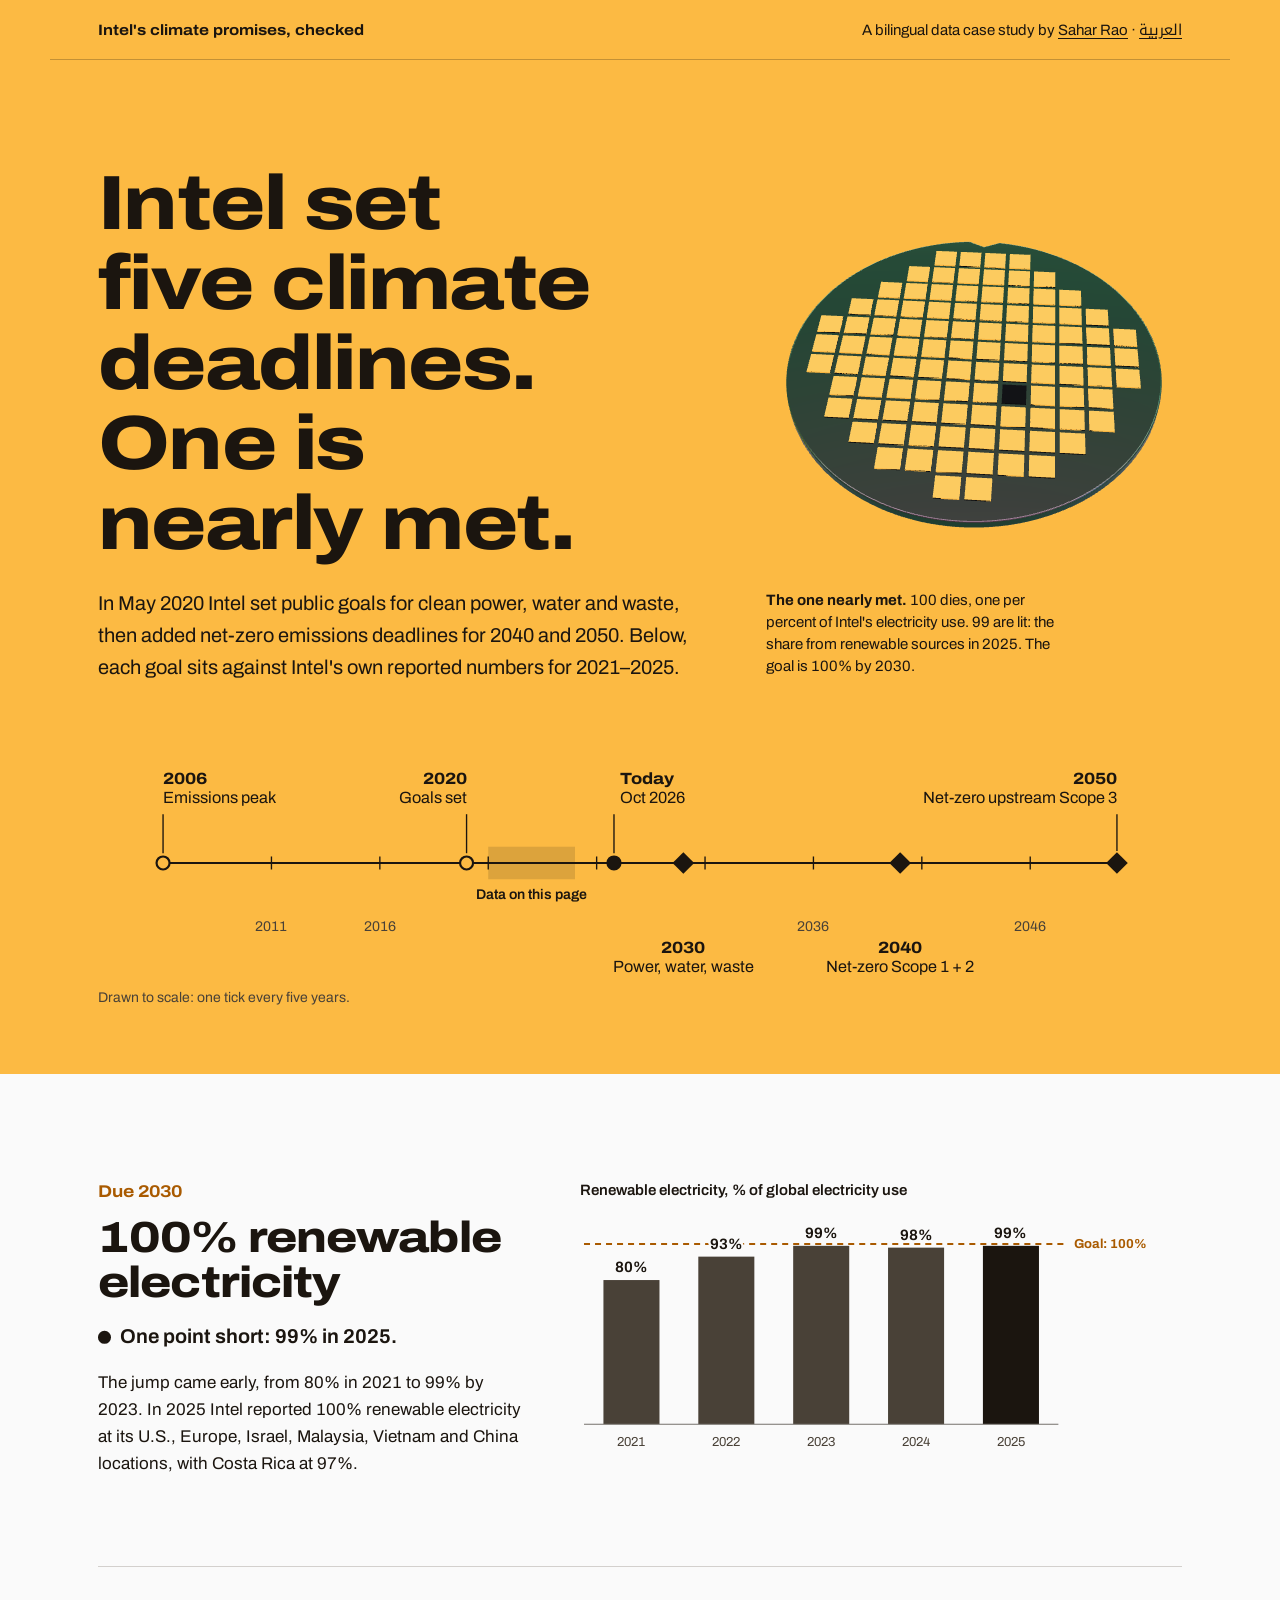
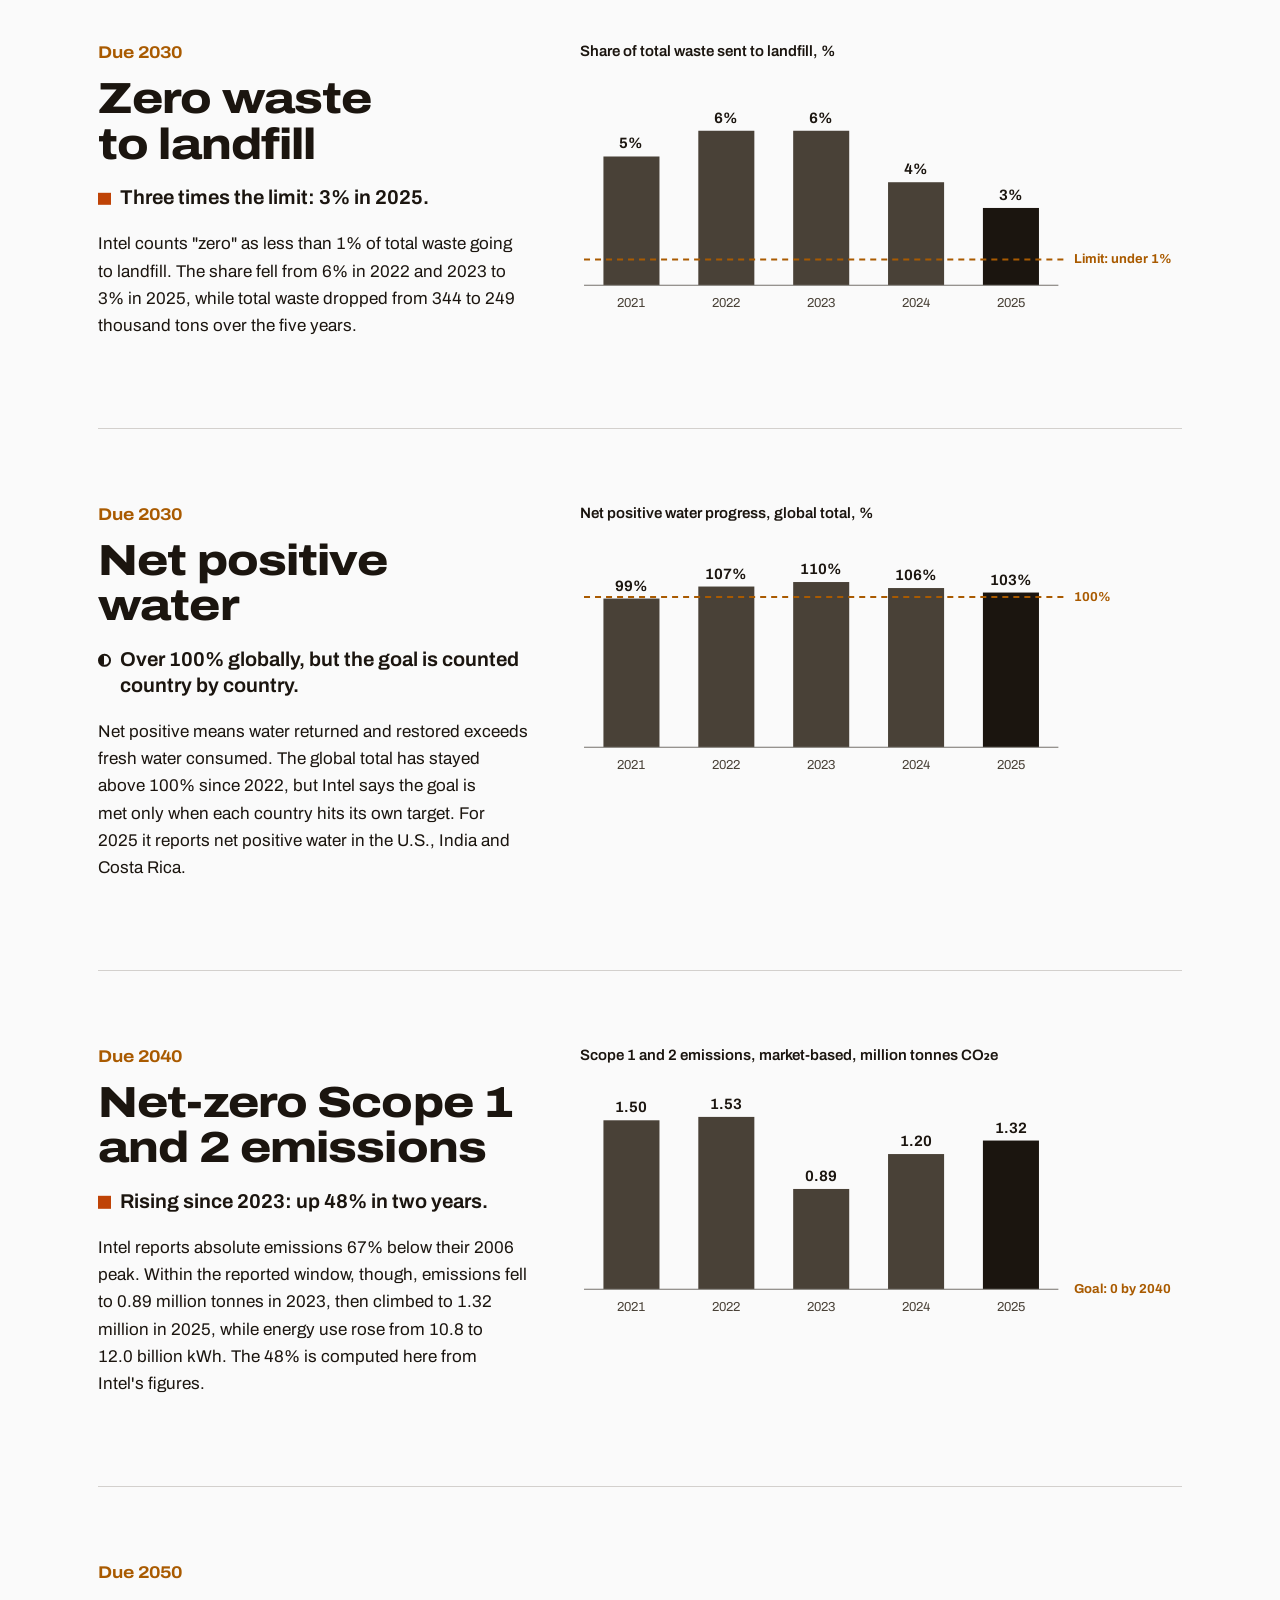
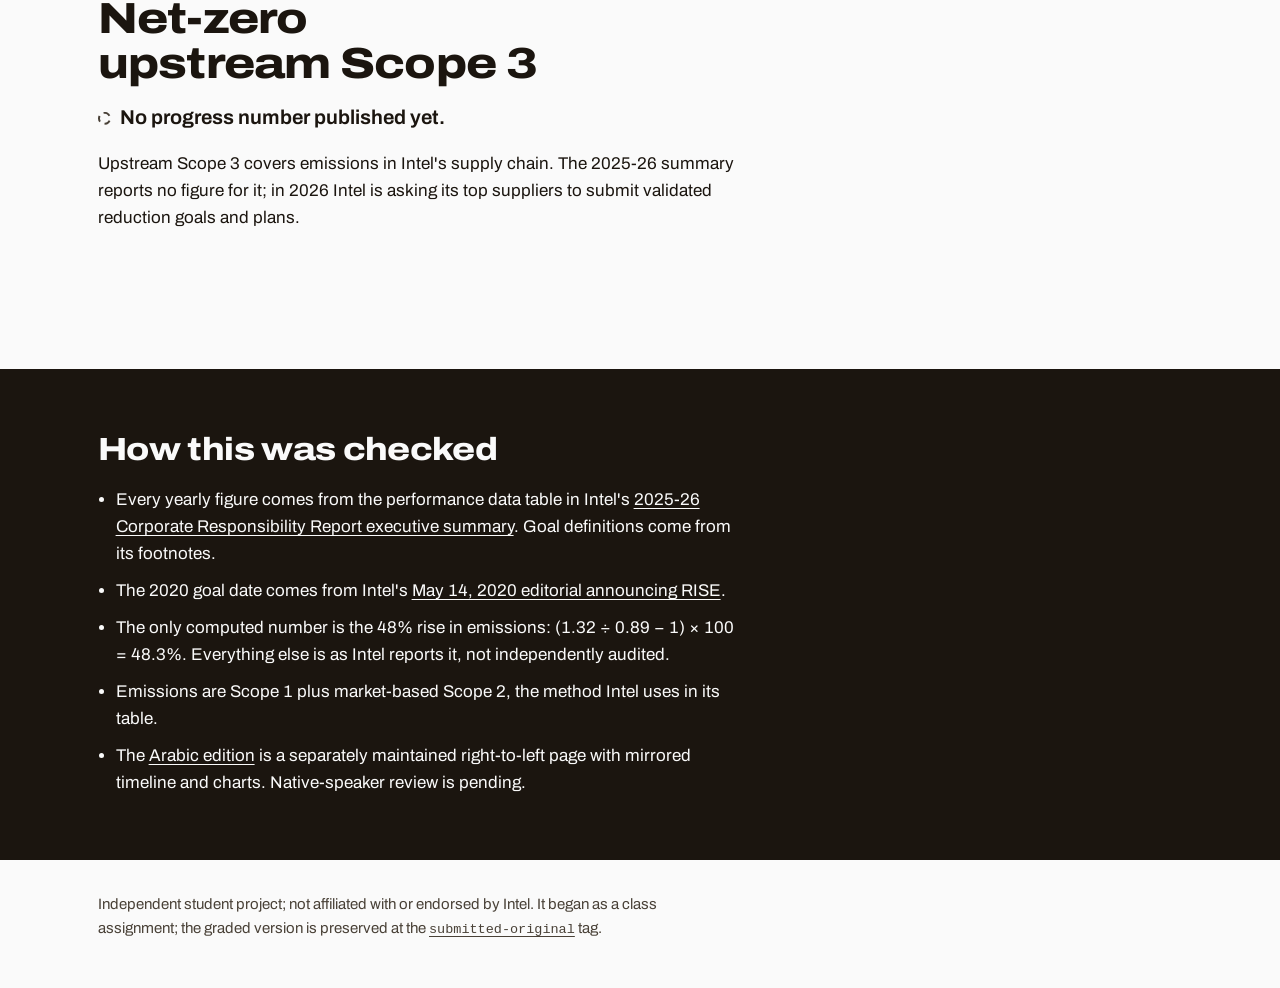
<file: index.html>
<!DOCTYPE html>
<html lang="en">
  <head>
    <meta charset="UTF-8" />
    <meta name="viewport" content="width=device-width, initial-scale=1.0" />
    <meta http-equiv="Content-Security-Policy" content="default-src 'self'; base-uri 'self'; form-action 'self'; object-src 'none'; script-src 'self'; style-src 'self'; img-src 'self' data:; font-src 'self'; connect-src 'self'; frame-src 'none'; upgrade-insecure-requests" />
    <title>Intel's Climate Promises, Checked</title>
    <meta
      name="description"
      content="Intel's public sustainability goals set against its own reported data, 2021–2025: one honest status per goal, every number sourced."
    />
    <meta name="theme-color" content="#f2b33d" />
    <link rel="preload" href="assets/fonts/archivo-latin.woff2" as="font" type="font/woff2" crossorigin />
    <link rel="alternate" hreflang="en" href="https://srao189.github.io/03-prj-intel-localization/" />
    <link rel="alternate" hreflang="ar" href="https://srao189.github.io/03-prj-intel-localization/ar/" />
    <link rel="stylesheet" href="styles.css" />
  </head>
  <body>
    <a class="skip-link" href="#goals">Skip to the goals</a>

    <header class="masthead">
      <div class="masthead-inner">
        <p class="masthead-title">Intel's climate promises, checked</p>
        <p class="masthead-byline">A bilingual data case study by <a href="https://github.com/SRao189">Sahar Rao</a> · <a href="ar/" lang="ar" hreflang="ar">العربية</a></p>
      </div>
    </header>

    <section class="hero" aria-labelledby="hero-heading">
      <div class="hero-inner">
        <div class="hero-top">
          <div class="hero-copy">
            <h1 id="hero-heading">Intel set five climate deadlines. One is nearly met.</h1>
            <p class="hero-lead">
              In May 2020 Intel set public goals for clean power, water and waste, then added net-zero
              emissions deadlines for 2040 and 2050. Below, each goal sits against Intel's own reported
              numbers for 2021–2025.
            </p>
          </div>
          <figure class="wafer" aria-labelledby="wafer-caption">
            <div class="wafer-stage"><canvas class="wafer-canvas" aria-hidden="true"></canvas></div>
            <figcaption id="wafer-caption">
              <strong>The one nearly met.</strong> 100 dies, one per percent of Intel's electricity use.
              99 are lit: the share from renewable sources in 2025. The goal is 100% by 2030.
            </figcaption>
          </figure>
        </div>

        <figure class="ruler" aria-labelledby="ruler-caption">
          <div class="ruler-scroll" tabindex="0" role="region" aria-label="Timeline, scrolls sideways on small screens">
            <svg class="ruler-svg" viewBox="0 0 1000 214" role="img" aria-labelledby="ruler-title ruler-desc">
              <title id="ruler-title">Intel sustainability deadlines on a to-scale timeline, 2006 to 2050</title>
              <desc id="ruler-desc">Emissions peaked in 2006. Goals were set in 2020. Reported data covers 2021 to 2025. Water, waste and renewable electricity goals fall due in 2030, net-zero Scope 1 and 2 emissions in 2040, and net-zero upstream Scope 3 emissions in 2050.</desc>
              <rect class="ruler-band" x="360" y="92" width="80" height="30" />
              <text class="ruler-band-label" x="400" y="140" text-anchor="middle">Data on this page</text>
              <line class="ruler-axis" x1="60" y1="107" x2="940" y2="107" />
              <g class="ruler-ticks">
                <line x1="60" y1="101" x2="60" y2="113" />
                <line x1="160" y1="101" x2="160" y2="113" />
                <line x1="260" y1="101" x2="260" y2="113" />
                <line x1="360" y1="101" x2="360" y2="113" />
                <line x1="460" y1="101" x2="460" y2="113" />
                <line x1="560" y1="101" x2="560" y2="113" />
                <line x1="660" y1="101" x2="660" y2="113" />
                <line x1="760" y1="101" x2="760" y2="113" />
                <line x1="860" y1="101" x2="860" y2="113" />
              </g>
              <g class="ruler-years">
                <text x="160" y="170" text-anchor="middle">2011</text>
                <text x="260" y="170" text-anchor="middle">2016</text>
                <text x="660" y="170" text-anchor="middle">2036</text>
                <text x="860" y="170" text-anchor="middle">2046</text>
              </g>

              <g class="ruler-event">
                <line x1="60" y1="62" x2="60" y2="98" />
                <circle cx="60" cy="107" r="6" />
                <text x="60" y="34" class="ruler-year">2006</text>
                <text x="60" y="52">Emissions peak</text>
              </g>
              <g class="ruler-event">
                <line x1="340" y1="62" x2="340" y2="98" />
                <circle cx="340" cy="107" r="6" />
                <text x="340" y="34" class="ruler-year" text-anchor="end">2020</text>
                <text x="340" y="52" text-anchor="end">Goals set</text>
              </g>
              <g class="ruler-event ruler-today">
                <line x1="476" y1="62" x2="476" y2="98" />
                <circle cx="476" cy="107" r="6" />
                <text x="482" y="34" class="ruler-year">Today</text>
                <text x="482" y="52">Oct 2026</text>
              </g>
              <g class="ruler-event ruler-deadline">
                <path d="M540 97 l10 10 l-10 10 l-10 -10z" />
                <text x="540" y="190" class="ruler-year" text-anchor="middle">2030</text>
                <text x="540" y="208" text-anchor="middle">Power, water, waste</text>
              </g>
              <g class="ruler-event ruler-deadline">
                <path d="M740 97 l10 10 l-10 10 l-10 -10z" />
                <text x="740" y="190" class="ruler-year" text-anchor="middle">2040</text>
                <text x="740" y="208" text-anchor="middle">Net-zero Scope 1 + 2</text>
              </g>
              <g class="ruler-event ruler-deadline">
                <line x1="940" y1="62" x2="940" y2="96" />
                <path d="M940 97 l10 10 l-10 10 l-10 -10z" />
                <text x="940" y="34" class="ruler-year" text-anchor="end">2050</text>
                <text x="940" y="52" text-anchor="end">Net-zero upstream Scope 3</text>
              </g>
            </svg>
          </div>
          <figcaption id="ruler-caption">Drawn to scale: one tick every five years.<span class="swipe-hint"> Swipe to see through 2050.</span></figcaption>
        </figure>
      </div>
    </section>

    <main id="goals">
      <section class="goal" aria-labelledby="g-power">
        <div class="goal-text">
          <p class="goal-due">Due 2030</p>
          <h2 id="g-power">100% renewable electricity</h2>
          <p class="status status-near"><span class="status-mark" aria-hidden="true"></span>One point short: 99% in 2025.</p>
          <p>
            The jump came early, from 80% in 2021 to 99% by 2023. In 2025 Intel reported 100%
            renewable electricity at its U.S., Europe, Israel, Malaysia, Vietnam and China
            locations, with Costa Rica at 97%.
          </p>
        </div>
        <figure class="chart" data-chart data-goal="100" data-goal-label="Goal: 100%" data-max="100" data-unit="%">
          <table>
            <caption>Renewable electricity, % of global electricity use</caption>
            <thead><tr><th scope="col">Year</th><th scope="col">Share</th></tr></thead>
            <tbody>
              <tr><th scope="row">2021</th><td>80</td></tr>
              <tr><th scope="row">2022</th><td>93</td></tr>
              <tr><th scope="row">2023</th><td>99</td></tr>
              <tr><th scope="row">2024</th><td>98</td></tr>
              <tr><th scope="row">2025</th><td>99</td></tr>
            </tbody>
          </table>
        </figure>
      </section>

      <section class="goal" aria-labelledby="g-waste">
        <div class="goal-text">
          <p class="goal-due">Due 2030</p>
          <h2 id="g-waste">Zero waste to landfill</h2>
          <p class="status status-gap"><span class="status-mark" aria-hidden="true"></span>Three times the limit: 3% in 2025.</p>
          <p>
            Intel counts "zero" as less than 1% of total waste going to landfill. The share fell
            from 6% in 2022 and 2023 to 3% in 2025, while total waste dropped from 344 to 249
            thousand tons over the five years.
          </p>
        </div>
        <figure class="chart" data-chart data-goal="1" data-goal-label="Limit: under 1%" data-max="7" data-unit="%">
          <table>
            <caption>Share of total waste sent to landfill, %</caption>
            <thead><tr><th scope="col">Year</th><th scope="col">Share</th></tr></thead>
            <tbody>
              <tr><th scope="row">2021</th><td>5</td></tr>
              <tr><th scope="row">2022</th><td>6</td></tr>
              <tr><th scope="row">2023</th><td>6</td></tr>
              <tr><th scope="row">2024</th><td>4</td></tr>
              <tr><th scope="row">2025</th><td>3</td></tr>
            </tbody>
          </table>
        </figure>
      </section>

      <section class="goal" aria-labelledby="g-water">
        <div class="goal-text">
          <p class="goal-due">Due 2030</p>
          <h2 id="g-water">Net positive water</h2>
          <p class="status status-partial"><span class="status-mark" aria-hidden="true"></span>Over 100% globally, but the goal is counted country by country.</p>
          <p>
            Net positive means water returned and restored exceeds fresh water consumed. The global
            total has stayed above 100% since 2022, but Intel says the goal is met only when each
            country hits its own target. For 2025 it reports net positive water in the U.S., India
            and Costa Rica.
          </p>
        </div>
        <figure class="chart" data-chart data-goal="100" data-goal-label="100%" data-max="120" data-unit="%">
          <table>
            <caption>Net positive water progress, global total, %</caption>
            <thead><tr><th scope="col">Year</th><th scope="col">Progress</th></tr></thead>
            <tbody>
              <tr><th scope="row">2021</th><td>99</td></tr>
              <tr><th scope="row">2022</th><td>107</td></tr>
              <tr><th scope="row">2023</th><td>110</td></tr>
              <tr><th scope="row">2024</th><td>106</td></tr>
              <tr><th scope="row">2025</th><td>103</td></tr>
            </tbody>
          </table>
        </figure>
      </section>

      <section class="goal" aria-labelledby="g-scope12">
        <div class="goal-text">
          <p class="goal-due">Due 2040</p>
          <h2 id="g-scope12">Net-zero Scope 1 and 2 emissions</h2>
          <p class="status status-gap"><span class="status-mark" aria-hidden="true"></span>Rising since 2023: up 48% in two years.</p>
          <p>
            Intel reports absolute emissions 67% below their 2006 peak. Within the reported window,
            though, emissions fell to 0.89 million tonnes in 2023, then climbed to 1.32 million in
            2025, while energy use rose from 10.8 to 12.0 billion kWh. The 48% is computed here from
            Intel's figures.
          </p>
        </div>
        <figure class="chart" data-chart data-goal="0" data-goal-label="Goal: 0 by 2040" data-max="1.6" data-unit="" data-decimals="2">
          <table>
            <caption>Scope 1 and 2 emissions, market-based, million tonnes CO₂e</caption>
            <thead><tr><th scope="col">Year</th><th scope="col">Emissions</th></tr></thead>
            <tbody>
              <tr><th scope="row">2021</th><td>1.50</td></tr>
              <tr><th scope="row">2022</th><td>1.53</td></tr>
              <tr><th scope="row">2023</th><td>0.89</td></tr>
              <tr><th scope="row">2024</th><td>1.20</td></tr>
              <tr><th scope="row">2025</th><td>1.32</td></tr>
            </tbody>
          </table>
        </figure>
      </section>

      <section class="goal goal-open" aria-labelledby="g-scope3">
        <div class="goal-text">
          <p class="goal-due">Due 2050</p>
          <h2 id="g-scope3">Net-zero upstream Scope 3</h2>
          <p class="status status-open"><span class="status-mark" aria-hidden="true"></span>No progress number published yet.</p>
          <p>
            Upstream Scope 3 covers emissions in Intel's supply chain. The 2025-26 summary reports no
            figure for it; in 2026 Intel is asking its top suppliers to submit validated reduction
            goals and plans.
          </p>
        </div>
      </section>
    </main>

    <section class="method" aria-labelledby="method-heading">
      <div class="method-inner">
        <h2 id="method-heading">How this was checked</h2>
        <ul>
          <li>
            Every yearly figure comes from the performance data table in Intel's
            <a href="https://csrreportbuilder.intel.com/pdfbuilder/pdfs/CSR-2025-26-Executive-Summary.pdf#page=9">2025-26 Corporate Responsibility Report executive summary</a>.
            Goal definitions come from its footnotes.
          </li>
          <li>
            The 2020 goal date comes from Intel's
            <a href="https://www.intc.com/news-events/press-releases/detail/1077/intel-editorial-closing-out-a-decade-of-corporate">May 14, 2020 editorial announcing RISE</a>.
          </li>
          <li>The only computed number is the 48% rise in emissions: (1.32 ÷ 0.89 − 1) × 100 = 48.3%. Everything else is as Intel reports it, not independently audited.</li>
          <li>Emissions are Scope 1 plus market-based Scope 2, the method Intel uses in its table.</li>
          <li>The <a href="ar/" lang="ar" hreflang="ar">Arabic edition</a> is a separately maintained right-to-left page with mirrored timeline and charts. Native-speaker review is pending.</li>
        </ul>
      </div>
    </section>

    <footer class="site-footer">
      <p>
        Independent student project; not affiliated with or endorsed by Intel. It began as a class
        assignment; the graded version is preserved at the
        <a href="https://github.com/SRao189/03-prj-intel-localization/tree/submitted-original"><code>submitted-original</code></a> tag.
      </p>
    </footer>

    <script src="script.js"></script>
    <script type="module" src="wafer.js"></script>
  </body>
</html>
</file>
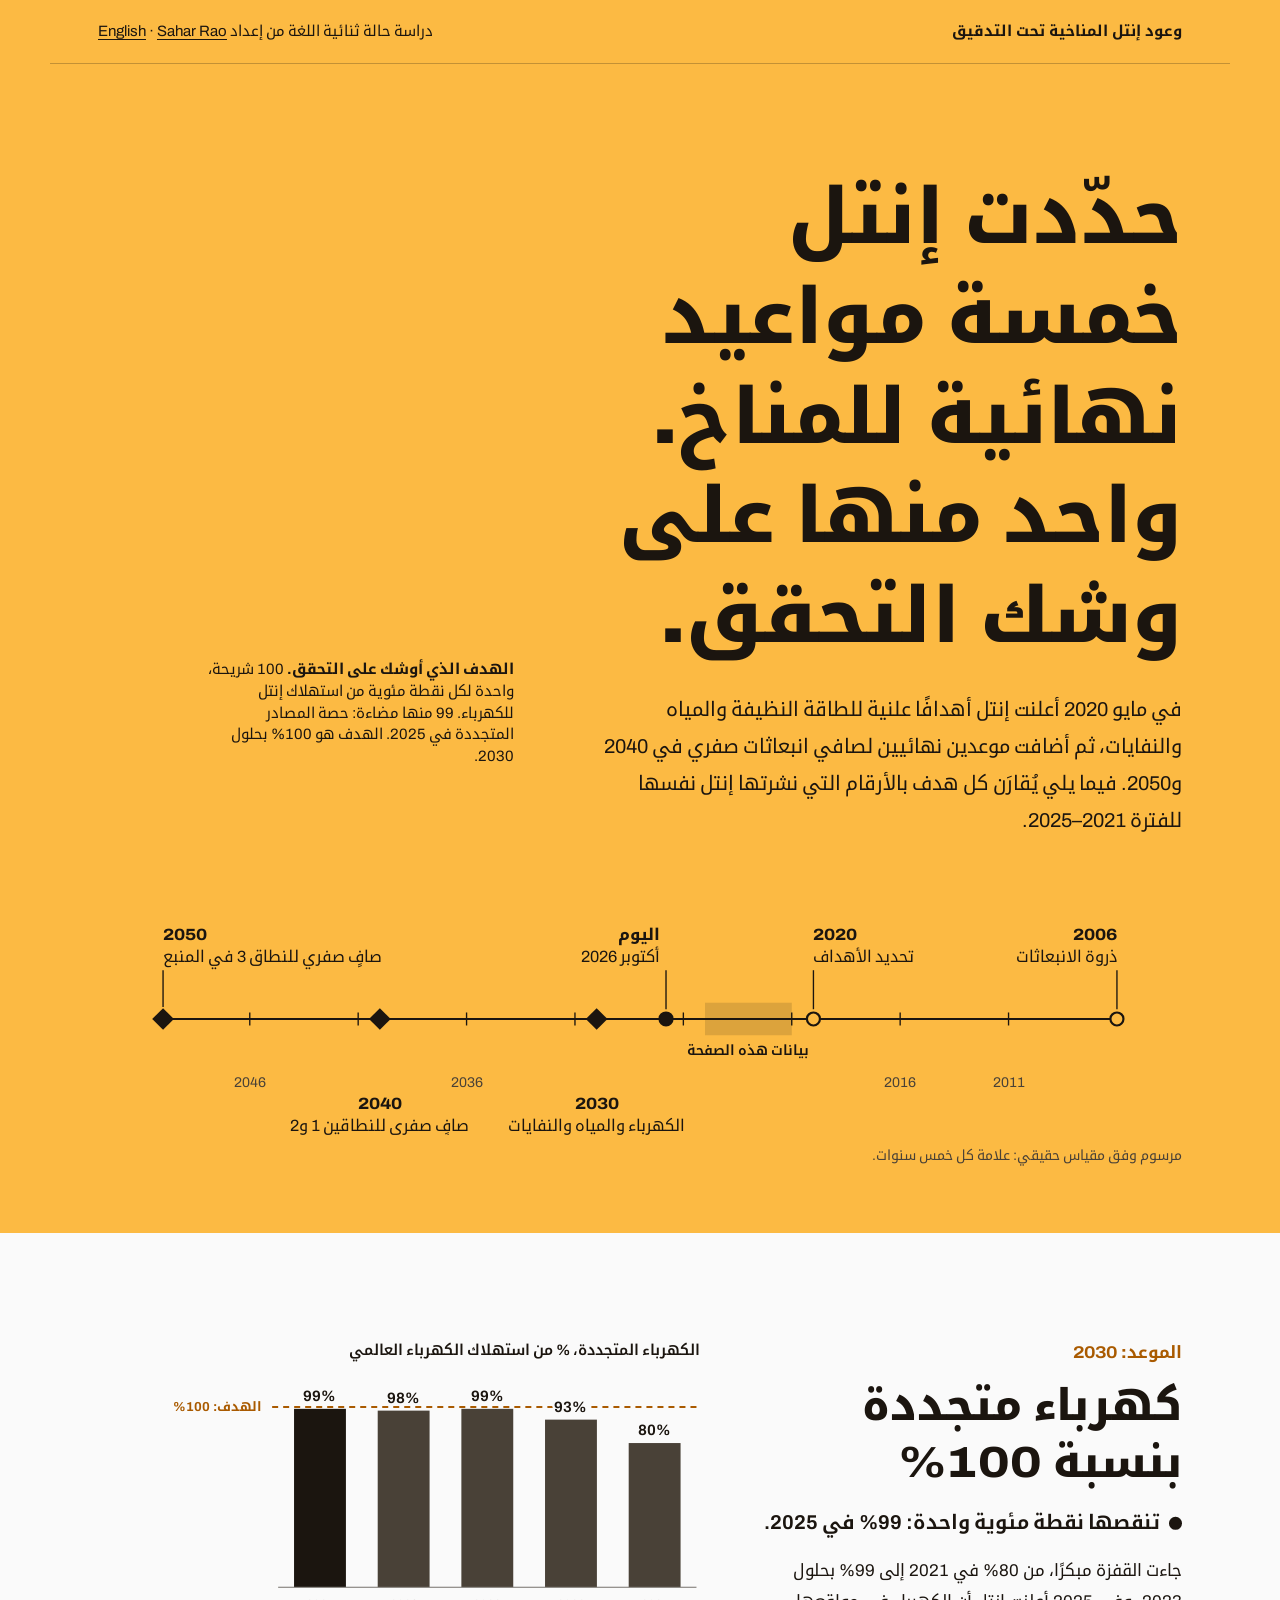
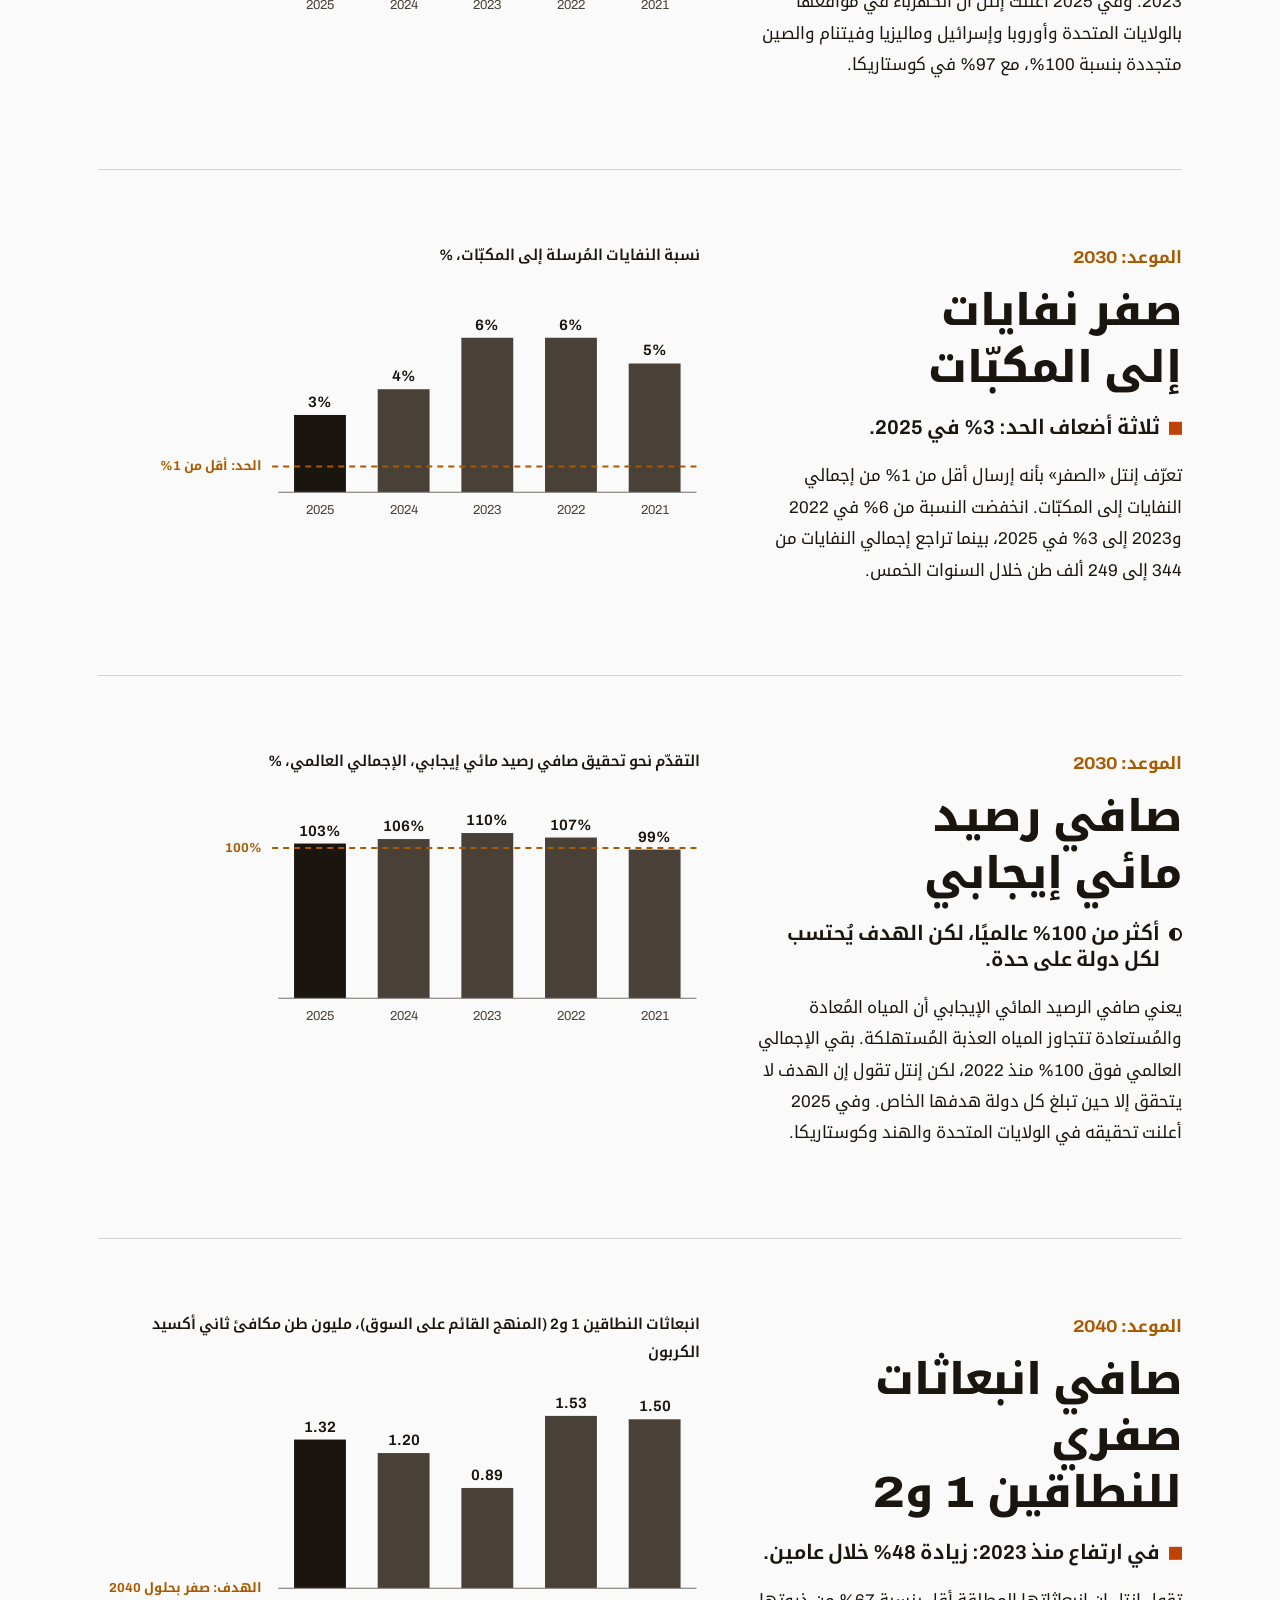
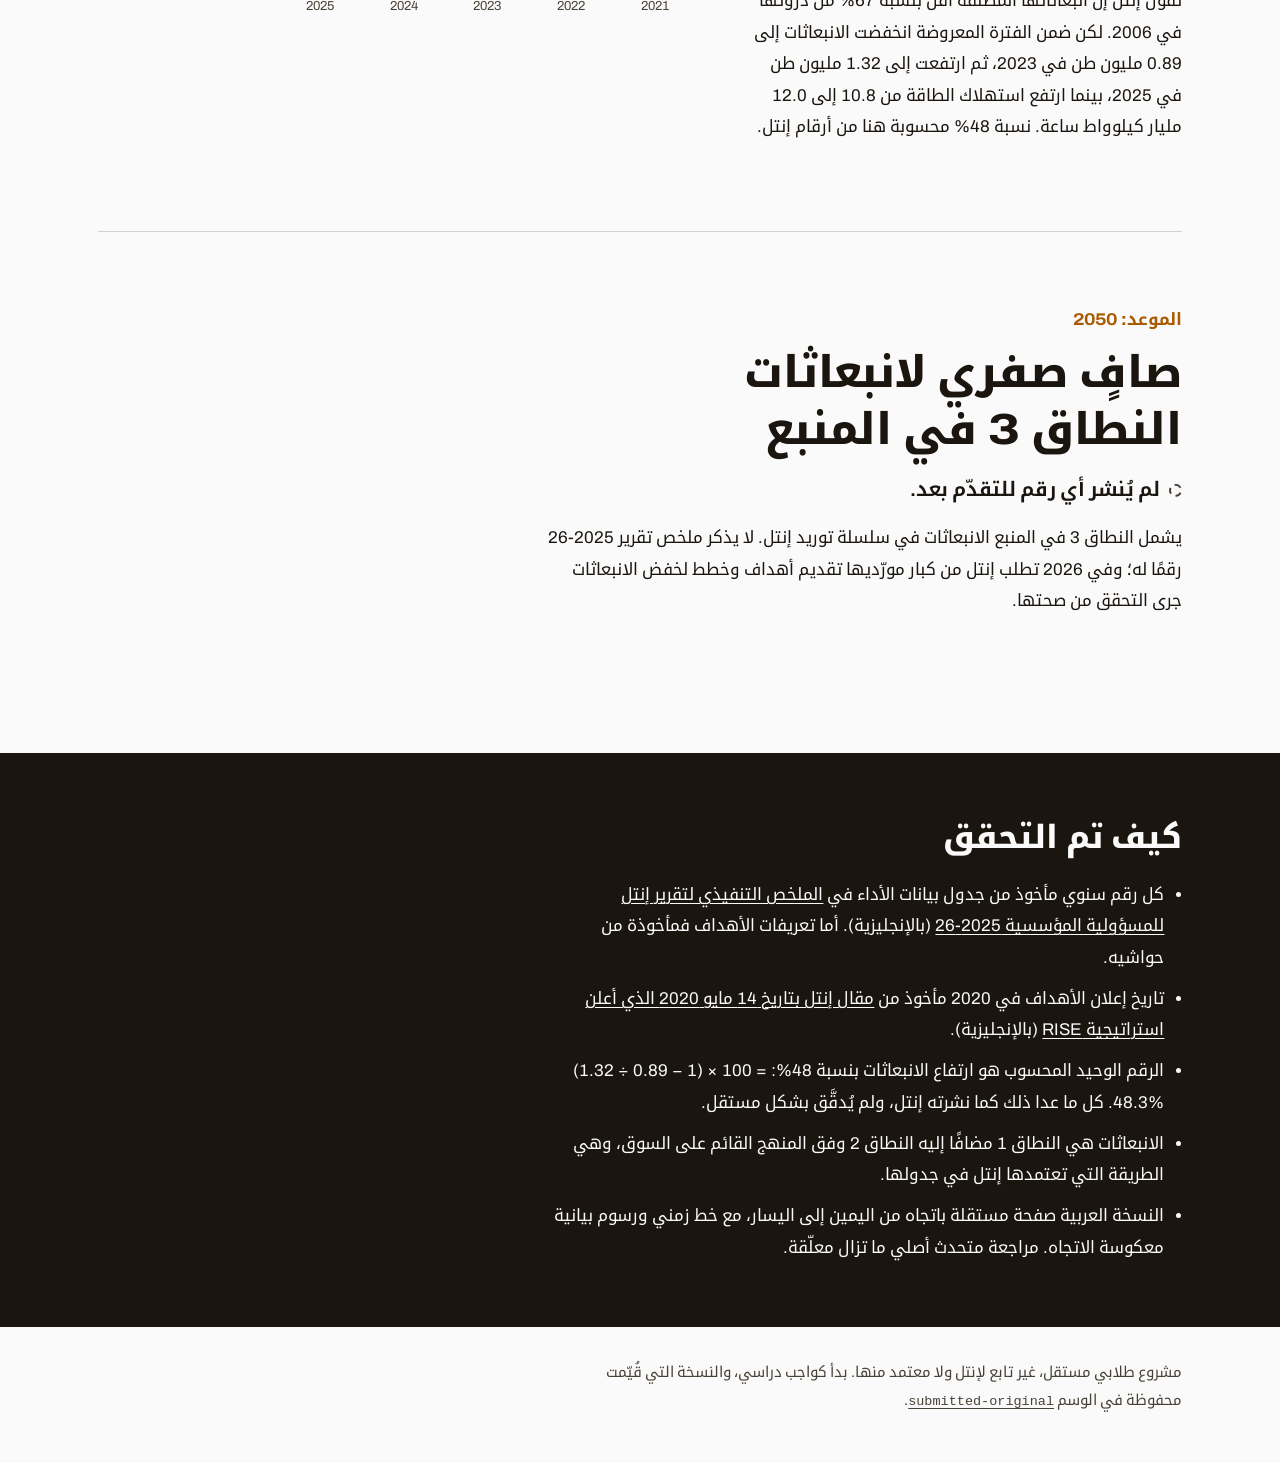
<file: ar/index.html>
<!DOCTYPE html>
<html lang="ar" dir="rtl">
  <head>
    <meta charset="UTF-8" />
    <meta name="viewport" content="width=device-width, initial-scale=1.0" />
    <meta http-equiv="Content-Security-Policy" content="default-src 'self'; base-uri 'self'; form-action 'self'; object-src 'none'; script-src 'self'; style-src 'self'; img-src 'self' data:; font-src 'self'; connect-src 'self'; frame-src 'none'; upgrade-insecure-requests" />
    <title>وعود إنتل المناخية تحت التدقيق</title>
    <meta
      name="description"
      content="أهداف إنتل المعلنة للاستدامة مقارنةً ببياناتها المنشورة للفترة 2021–2025: حالة واضحة لكل هدف، وكل رقم موثّق المصدر."
    />
    <meta name="theme-color" content="#f2b33d" />
    <link rel="preload" href="../assets/fonts/noto-kufi-arabic.woff2" as="font" type="font/woff2" crossorigin />
    <link rel="alternate" hreflang="en" href="https://srao189.github.io/03-prj-intel-localization/" />
    <link rel="alternate" hreflang="ar" href="https://srao189.github.io/03-prj-intel-localization/ar/" />
    <link rel="stylesheet" href="../styles.css" />
  </head>
  <body>
    <a class="skip-link" href="#goals">انتقل إلى الأهداف</a>

    <header class="masthead">
      <div class="masthead-inner">
        <p class="masthead-title">وعود إنتل المناخية تحت التدقيق</p>
        <p class="masthead-byline">دراسة حالة ثنائية اللغة من إعداد <a href="https://github.com/SRao189" lang="en" dir="ltr">Sahar Rao</a> · <a href="../" lang="en" hreflang="en">English</a></p>
      </div>
    </header>

    <section class="hero" aria-labelledby="hero-heading">
      <div class="hero-inner">
        <div class="hero-top">
          <div class="hero-copy">
            <h1 id="hero-heading">حدّدت إنتل خمسة مواعيد نهائية للمناخ. واحد منها على وشك التحقق.</h1>
            <p class="hero-lead">
              في مايو 2020 أعلنت إنتل أهدافًا علنية للطاقة النظيفة والمياه والنفايات، ثم أضافت موعدين
              نهائيين لصافي انبعاثات صفري في 2040 و2050. فيما يلي يُقارَن كل هدف بالأرقام التي نشرتها
              إنتل نفسها للفترة 2021–2025.
            </p>
          </div>
          <figure class="wafer" aria-labelledby="wafer-caption">
            <div class="wafer-stage"><canvas class="wafer-canvas" aria-hidden="true"></canvas></div>
            <figcaption id="wafer-caption">
              <strong>الهدف الذي أوشك على التحقق.</strong> 100 شريحة، واحدة لكل نقطة مئوية من استهلاك إنتل للكهرباء.
              99 منها مضاءة: حصة المصادر المتجددة في 2025. الهدف هو 100% بحلول 2030.
            </figcaption>
          </figure>
        </div>

        <figure class="ruler" aria-labelledby="ruler-caption">
          <div class="ruler-scroll" tabindex="0" role="region" aria-label="الخط الزمني، يمكن تمريره أفقيًا على الشاشات الصغيرة">
            <svg class="ruler-svg" viewBox="0 0 1000 214" direction="ltr" role="img" aria-labelledby="ruler-title ruler-desc">
              <title id="ruler-title">المواعيد النهائية لأهداف إنتل للاستدامة على خط زمني بمقياس حقيقي، من 2006 إلى 2050</title>
              <desc id="ruler-desc">بلغت الانبعاثات ذروتها في 2006. حُدّدت الأهداف في 2020. تغطي البيانات المنشورة الفترة من 2021 إلى 2025. يحين موعد أهداف المياه والنفايات والكهرباء المتجددة في 2030، وصافي الانبعاثات الصفري للنطاقين 1 و2 في 2040، وللنطاق 3 في المنبع في 2050.</desc>
              <rect class="ruler-band" x="560" y="92" width="80" height="30" />
              <text class="ruler-band-label" x="600" y="140" text-anchor="middle">بيانات هذه الصفحة</text>
              <line class="ruler-axis" x1="940" y1="107" x2="60" y2="107" />
              <g class="ruler-ticks">
                <line x1="940" y1="101" x2="940" y2="113" />
                <line x1="840" y1="101" x2="840" y2="113" />
                <line x1="740" y1="101" x2="740" y2="113" />
                <line x1="640" y1="101" x2="640" y2="113" />
                <line x1="540" y1="101" x2="540" y2="113" />
                <line x1="440" y1="101" x2="440" y2="113" />
                <line x1="340" y1="101" x2="340" y2="113" />
                <line x1="240" y1="101" x2="240" y2="113" />
                <line x1="140" y1="101" x2="140" y2="113" />
              </g>
              <g class="ruler-years">
                <text x="840" y="170" text-anchor="middle">2011</text>
                <text x="740" y="170" text-anchor="middle">2016</text>
                <text x="340" y="170" text-anchor="middle">2036</text>
                <text x="140" y="170" text-anchor="middle">2046</text>
              </g>

              <g class="ruler-event">
                <line x1="940" y1="62" x2="940" y2="98" />
                <circle cx="940" cy="107" r="6" />
                <text x="940" y="34" class="ruler-year" text-anchor="end">2006</text>
                <text x="940" y="54" text-anchor="end">ذروة الانبعاثات</text>
              </g>
              <g class="ruler-event">
                <line x1="660" y1="62" x2="660" y2="98" />
                <circle cx="660" cy="107" r="6" />
                <text x="660" y="34" class="ruler-year">2020</text>
                <text x="660" y="54">تحديد الأهداف</text>
              </g>
              <g class="ruler-event ruler-today">
                <line x1="524" y1="62" x2="524" y2="98" />
                <circle cx="524" cy="107" r="6" />
                <text x="518" y="34" class="ruler-year" text-anchor="end">اليوم</text>
                <text x="518" y="54" text-anchor="end">أكتوبر 2026</text>
              </g>
              <g class="ruler-event ruler-deadline">
                <path d="M460 97 l10 10 l-10 10 l-10 -10z" />
                <text x="460" y="190" class="ruler-year" text-anchor="middle">2030</text>
                <text x="460" y="210" text-anchor="middle">الكهرباء والمياه والنفايات</text>
              </g>
              <g class="ruler-event ruler-deadline">
                <path d="M260 97 l10 10 l-10 10 l-10 -10z" />
                <text x="260" y="190" class="ruler-year" text-anchor="middle">2040</text>
                <text x="260" y="210" text-anchor="middle">صافٍ صفري للنطاقين 1 و2</text>
              </g>
              <g class="ruler-event ruler-deadline">
                <line x1="60" y1="62" x2="60" y2="96" />
                <path d="M60 97 l10 10 l-10 10 l-10 -10z" />
                <text x="60" y="34" class="ruler-year">2050</text>
                <text x="60" y="54">صافٍ صفري للنطاق 3 في المنبع</text>
              </g>
            </svg>
          </div>
          <figcaption id="ruler-caption">مرسوم وفق مقياس حقيقي: علامة كل خمس سنوات.<span class="swipe-hint"> اسحب لرؤية الخط حتى 2050.</span></figcaption>
        </figure>
      </div>
    </section>

    <main id="goals">
      <section class="goal" aria-labelledby="g-power">
        <div class="goal-text">
          <p class="goal-due">الموعد: 2030</p>
          <h2 id="g-power">كهرباء متجددة بنسبة 100%</h2>
          <p class="status status-near"><span class="status-mark" aria-hidden="true"></span>تنقصها نقطة مئوية واحدة: 99% في 2025.</p>
          <p>
            جاءت القفزة مبكرًا، من 80% في 2021 إلى 99% بحلول 2023. وفي 2025 أعلنت إنتل أن الكهرباء
            في مواقعها بالولايات المتحدة وأوروبا وإسرائيل وماليزيا وفيتنام والصين متجددة بنسبة 100%،
            مع 97% في كوستاريكا.
          </p>
        </div>
        <figure class="chart" data-chart data-goal="100" data-goal-label="الهدف: 100%" data-max="100" data-unit="%">
          <table>
            <caption>الكهرباء المتجددة، % من استهلاك الكهرباء العالمي</caption>
            <thead><tr><th scope="col">السنة</th><th scope="col">النسبة</th></tr></thead>
            <tbody>
              <tr><th scope="row">2021</th><td>80</td></tr>
              <tr><th scope="row">2022</th><td>93</td></tr>
              <tr><th scope="row">2023</th><td>99</td></tr>
              <tr><th scope="row">2024</th><td>98</td></tr>
              <tr><th scope="row">2025</th><td>99</td></tr>
            </tbody>
          </table>
        </figure>
      </section>

      <section class="goal" aria-labelledby="g-waste">
        <div class="goal-text">
          <p class="goal-due">الموعد: 2030</p>
          <h2 id="g-waste">صفر نفايات إلى المكبّات</h2>
          <p class="status status-gap"><span class="status-mark" aria-hidden="true"></span>ثلاثة أضعاف الحد: 3% في 2025.</p>
          <p>
            تعرّف إنتل «الصفر» بأنه إرسال أقل من 1% من إجمالي النفايات إلى المكبّات. انخفضت النسبة من 6%
            في 2022 و2023 إلى 3% في 2025، بينما تراجع إجمالي النفايات من 344 إلى 249 ألف طن خلال
            السنوات الخمس.
          </p>
        </div>
        <figure class="chart" data-chart data-goal="1" data-goal-label="الحد: أقل من 1%" data-max="7" data-unit="%">
          <table>
            <caption>نسبة النفايات المُرسلة إلى المكبّات، %</caption>
            <thead><tr><th scope="col">السنة</th><th scope="col">النسبة</th></tr></thead>
            <tbody>
              <tr><th scope="row">2021</th><td>5</td></tr>
              <tr><th scope="row">2022</th><td>6</td></tr>
              <tr><th scope="row">2023</th><td>6</td></tr>
              <tr><th scope="row">2024</th><td>4</td></tr>
              <tr><th scope="row">2025</th><td>3</td></tr>
            </tbody>
          </table>
        </figure>
      </section>

      <section class="goal" aria-labelledby="g-water">
        <div class="goal-text">
          <p class="goal-due">الموعد: 2030</p>
          <h2 id="g-water">صافي رصيد مائي إيجابي</h2>
          <p class="status status-partial"><span class="status-mark" aria-hidden="true"></span>أكثر من 100% عالميًا، لكن الهدف يُحتسب لكل دولة على حدة.</p>
          <p>
            يعني صافي الرصيد المائي الإيجابي أن المياه المُعادة والمُستعادة تتجاوز المياه العذبة المُستهلكة. بقي
            الإجمالي العالمي فوق 100% منذ 2022، لكن إنتل تقول إن الهدف لا يتحقق إلا حين تبلغ كل دولة
            هدفها الخاص. وفي 2025 أعلنت تحقيقه في الولايات المتحدة والهند وكوستاريكا.
          </p>
        </div>
        <figure class="chart" data-chart data-goal="100" data-goal-label="100%" data-max="120" data-unit="%">
          <table>
            <caption>التقدّم نحو تحقيق صافي رصيد مائي إيجابي، الإجمالي العالمي، %</caption>
            <thead><tr><th scope="col">السنة</th><th scope="col">التقدّم</th></tr></thead>
            <tbody>
              <tr><th scope="row">2021</th><td>99</td></tr>
              <tr><th scope="row">2022</th><td>107</td></tr>
              <tr><th scope="row">2023</th><td>110</td></tr>
              <tr><th scope="row">2024</th><td>106</td></tr>
              <tr><th scope="row">2025</th><td>103</td></tr>
            </tbody>
          </table>
        </figure>
      </section>

      <section class="goal" aria-labelledby="g-scope12">
        <div class="goal-text">
          <p class="goal-due">الموعد: 2040</p>
          <h2 id="g-scope12">صافي انبعاثات صفري للنطاقين 1 و2</h2>
          <p class="status status-gap"><span class="status-mark" aria-hidden="true"></span>في ارتفاع منذ 2023: زيادة 48% خلال عامين.</p>
          <p>
            تقول إنتل إن انبعاثاتها المطلقة أقل بنسبة 67% من ذروتها في 2006. لكن ضمن الفترة المعروضة
            انخفضت الانبعاثات إلى 0.89 مليون طن في 2023، ثم ارتفعت إلى 1.32 مليون طن في 2025، بينما
            ارتفع استهلاك الطاقة من 10.8 إلى 12.0 مليار كيلوواط ساعة. نسبة 48% محسوبة هنا من أرقام إنتل.
          </p>
        </div>
        <figure class="chart" data-chart data-goal="0" data-goal-label="الهدف: صفر بحلول 2040" data-max="1.6" data-unit="" data-decimals="2">
          <table>
            <caption>انبعاثات النطاقين 1 و2 (المنهج القائم على السوق)، مليون طن مكافئ ثاني أكسيد الكربون</caption>
            <thead><tr><th scope="col">السنة</th><th scope="col">الانبعاثات</th></tr></thead>
            <tbody>
              <tr><th scope="row">2021</th><td>1.50</td></tr>
              <tr><th scope="row">2022</th><td>1.53</td></tr>
              <tr><th scope="row">2023</th><td>0.89</td></tr>
              <tr><th scope="row">2024</th><td>1.20</td></tr>
              <tr><th scope="row">2025</th><td>1.32</td></tr>
            </tbody>
          </table>
        </figure>
      </section>

      <section class="goal goal-open" aria-labelledby="g-scope3">
        <div class="goal-text">
          <p class="goal-due">الموعد: 2050</p>
          <h2 id="g-scope3">صافٍ صفري لانبعاثات النطاق 3 في المنبع</h2>
          <p class="status status-open"><span class="status-mark" aria-hidden="true"></span>لم يُنشر أي رقم للتقدّم بعد.</p>
          <p>
            يشمل النطاق 3 في المنبع الانبعاثات في سلسلة توريد إنتل. لا يذكر ملخص تقرير 2025-26 رقمًا
            له؛ وفي 2026 تطلب إنتل من كبار مورّديها تقديم أهداف وخطط لخفض الانبعاثات جرى التحقق من صحتها.
          </p>
        </div>
      </section>
    </main>

    <section class="method" aria-labelledby="method-heading">
      <div class="method-inner">
        <h2 id="method-heading">كيف تم التحقق</h2>
        <ul>
          <li>
            كل رقم سنوي مأخوذ من جدول بيانات الأداء في
            <a href="https://csrreportbuilder.intel.com/pdfbuilder/pdfs/CSR-2025-26-Executive-Summary.pdf#page=9" hreflang="en">الملخص التنفيذي لتقرير إنتل للمسؤولية المؤسسية 2025-26</a>
            (بالإنجليزية). أما تعريفات الأهداف فمأخوذة من حواشيه.
          </li>
          <li>
            تاريخ إعلان الأهداف في 2020 مأخوذ من
            <a href="https://www.intc.com/news-events/press-releases/detail/1077/intel-editorial-closing-out-a-decade-of-corporate" hreflang="en">مقال إنتل بتاريخ 14 مايو 2020 الذي أعلن استراتيجية RISE</a>
            (بالإنجليزية).
          </li>
          <li>الرقم الوحيد المحسوب هو ارتفاع الانبعاثات بنسبة 48%: <span dir="ltr">(1.32 ÷ 0.89 − 1) × 100 = 48.3%</span>. كل ما عدا ذلك كما نشرته إنتل، ولم يُدقَّق بشكل مستقل.</li>
          <li>الانبعاثات هي النطاق 1 مضافًا إليه النطاق 2 وفق المنهج القائم على السوق، وهي الطريقة التي تعتمدها إنتل في جدولها.</li>
          <li>النسخة العربية صفحة مستقلة باتجاه من اليمين إلى اليسار، مع خط زمني ورسوم بيانية معكوسة الاتجاه. مراجعة متحدث أصلي ما تزال معلّقة.</li>
        </ul>
      </div>
    </section>

    <footer class="site-footer">
      <p>
        مشروع طلابي مستقل، غير تابع لإنتل ولا معتمد منها. بدأ كواجب دراسي، والنسخة التي قُيّمت محفوظة
        في الوسم
        <a href="https://github.com/SRao189/03-prj-intel-localization/tree/submitted-original"><code>submitted-original</code></a>.
      </p>
    </footer>

    <script src="../script.js"></script>
    <script type="module" src="../wafer.js"></script>
  </body>
</html>
</file>
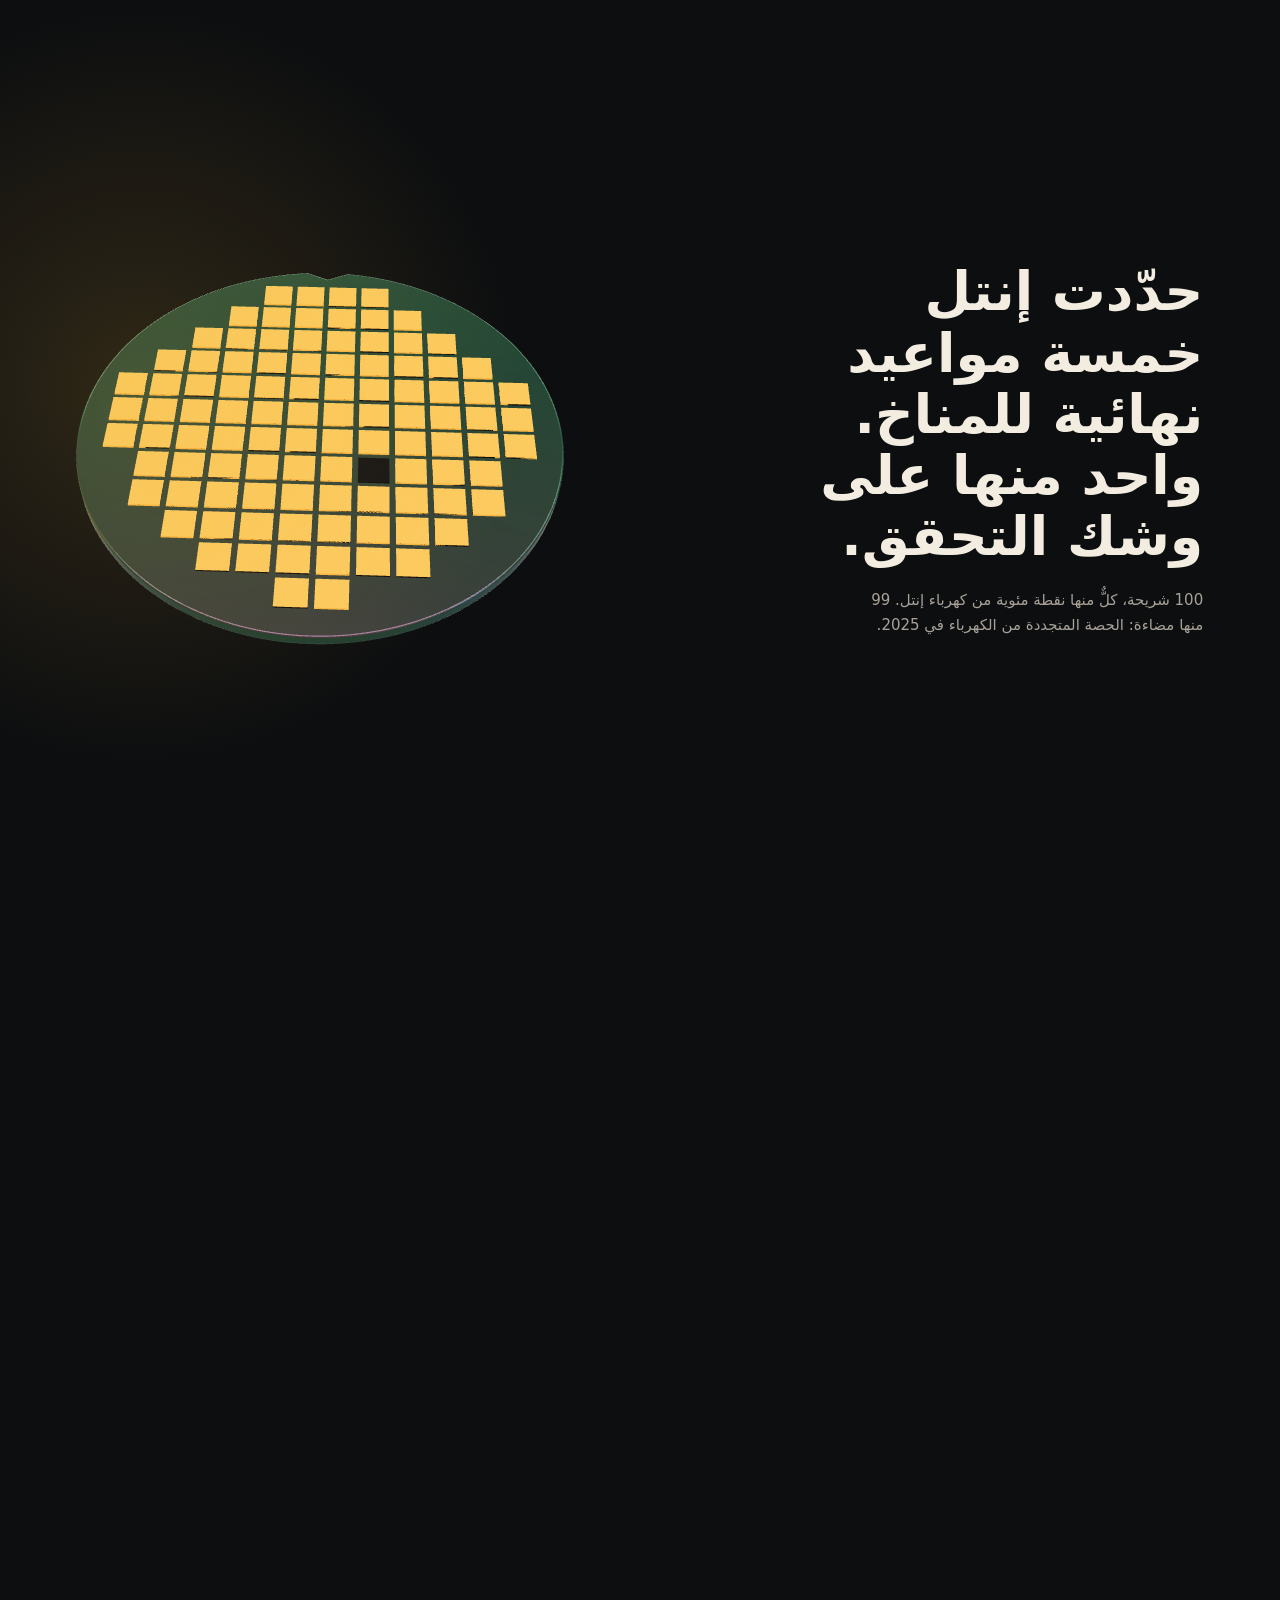
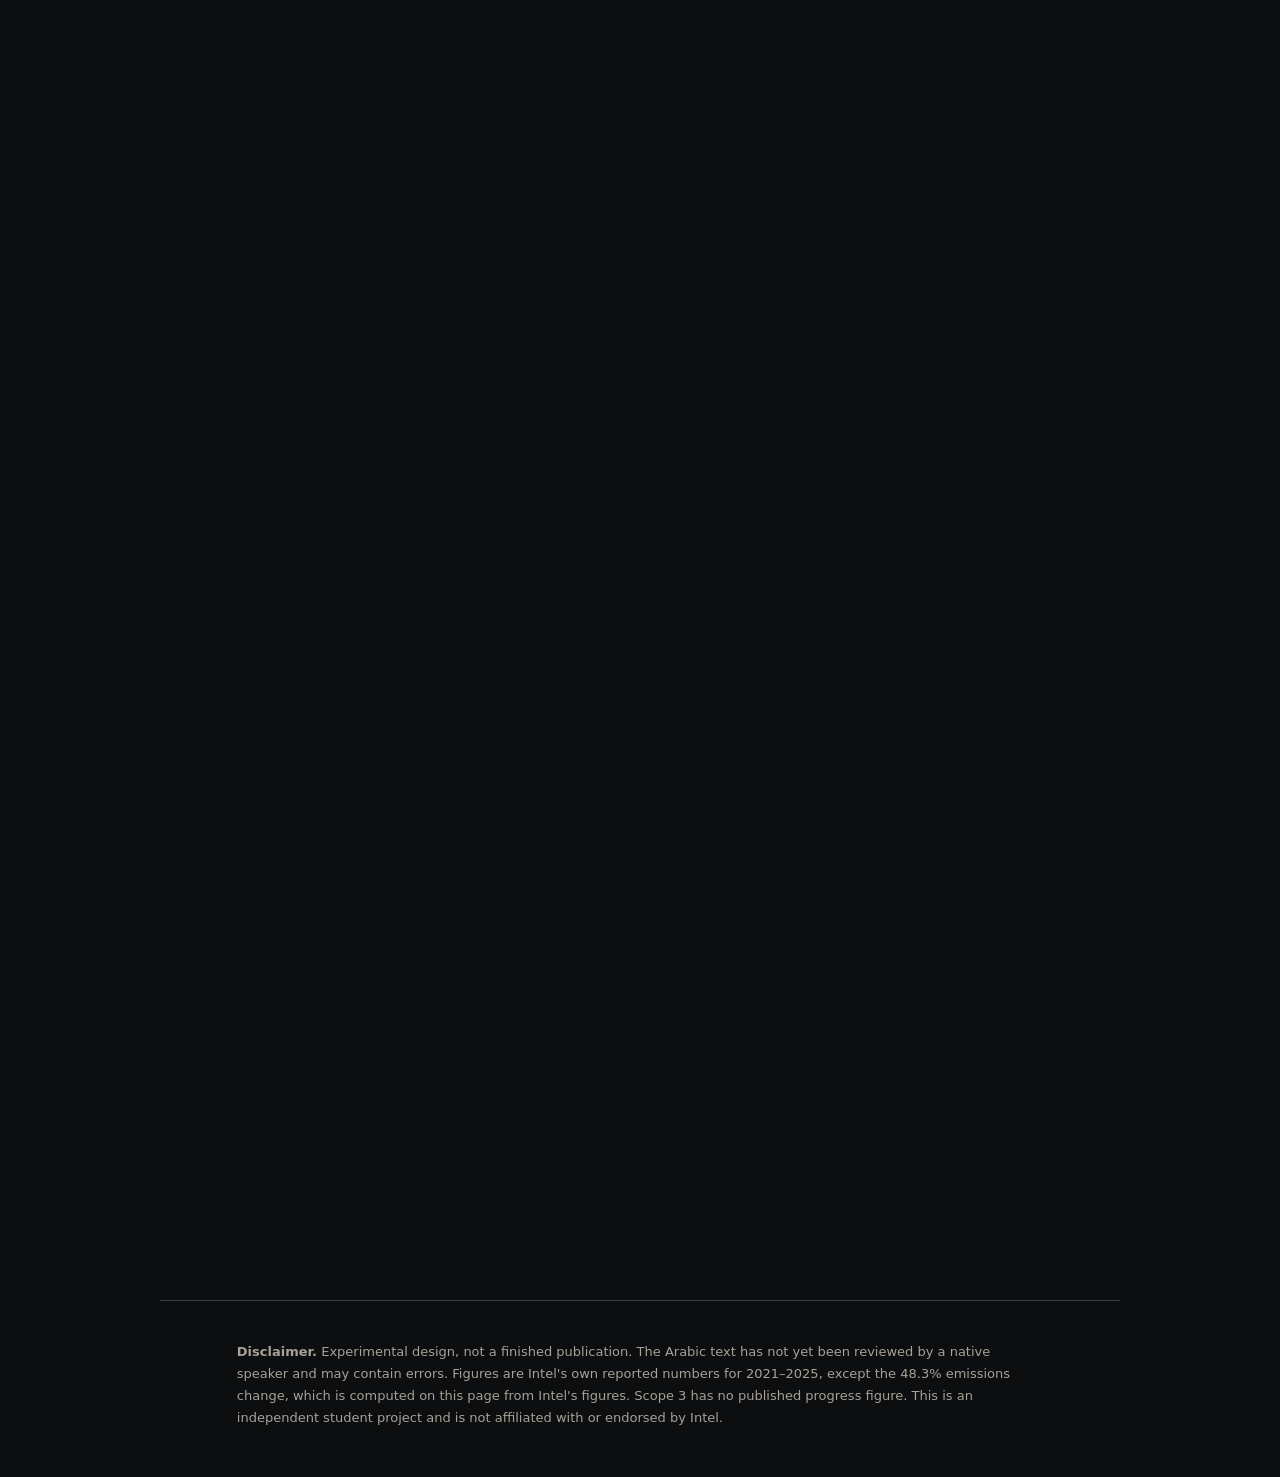
<file: experiments/instrument-room/index.html>
<!doctype html>
<html lang="ar" dir="rtl">
<head>
  <meta charset="UTF-8" />
  <meta name="viewport" content="width=device-width, initial-scale=1.0" />
  <!-- Same CSP as the shipped Intel sites. Markup carries no style attributes; scripts set values through CSSOM setProperty, which style-src self allows. -->
  <meta http-equiv="Content-Security-Policy" content="default-src 'self'; base-uri 'self'; form-action 'none'; object-src 'none'; script-src 'self'; style-src 'self'; img-src 'self' data:; font-src 'self'; connect-src 'none'; frame-src 'none'; upgrade-insecure-requests" />
  <meta name="robots" content="noindex" />
  <!-- Arabic copy in this experiment has NOT had native-speaker review. Do not publish until it has. -->
  <title>Instrument Room — experiment</title>
  <link rel="stylesheet" href="styles.css" />
</head>
<body data-light="warm">
  <main class="room">
    <div class="stage" aria-hidden="true">
      <div class="wafer-stage"><canvas class="wafer-canvas"></canvas></div>
    </div>

    <!-- 1. Threshold -->
    <section class="scene" data-light="warm" aria-labelledby="s1-title">
      <h1 id="s1-title" class="headline">حدّدت إنتل خمسة مواعيد نهائية للمناخ. واحد منها على وشك التحقق.</h1>
      <p class="caption">100 شريحة، كلٌّ منها نقطة مئوية من كهرباء إنتل. <span class="num">99</span> منها مضاءة: الحصة المتجددة من الكهرباء في 2025.</p>
    </section>

    <!-- 2. Electricity: five rows, one per year, on a 0–100% rail -->
    <section class="scene" data-light="warm" aria-labelledby="s2-title">
      <h2 id="s2-title" class="scene-label">الكهرباء المتجددة</h2>
      <div class="scale">
        <div class="track"><span class="yr num">2021</span><span class="rail"><span class="pt" data-prop="left" data-to="80%"></span></span><span class="val num">80%</span></div>
        <div class="track"><span class="yr num">2022</span><span class="rail"><span class="pt" data-prop="left" data-to="93%"></span></span><span class="val num">93%</span></div>
        <div class="track"><span class="yr num">2023</span><span class="rail"><span class="pt" data-prop="left" data-to="99%"></span></span><span class="val num">99%</span></div>
        <div class="track"><span class="yr num">2024</span><span class="rail"><span class="pt" data-prop="left" data-to="98%"></span></span><span class="val num">98%</span></div>
        <div class="track"><span class="yr num">2025</span><span class="rail"><span class="pt" data-prop="left" data-to="99%"></span></span><span class="val num">99%</span></div>
        <div class="track axis-row" aria-hidden="true"><span></span><span class="rail"><span class="lab lab-0 num">0%</span><span class="lab lab-50 num">50%</span><span class="lab lab-100 num">100%</span></span><span></span></div>
      </div>
      <p class="caption">عالميًا، من إجمالي استهلاك الكهرباء. كوستاريكا 97%. الهدف 100% بحلول 2030.</p>
    </section>

    <!-- 3. Waste and water: two limits, two scales. Light cools. -->
    <section class="scene" data-light="cool" aria-labelledby="s3-title">
      <h2 id="s3-title" class="scene-label">النفايات المرسلة إلى المدافن والمياه</h2>

      <div class="meter">
        <p class="meter-name">النفايات المرسلة إلى المدافن · من إجمالي النفايات</p>
        <div class="rail-wide">
          <span class="fill" data-prop="width" data-to="42.86%"></span><span class="series-dot" data-prop="left" data-to="71.43%"></span><span class="series-dot" data-prop="left" data-to="85.71%"></span><span class="series-dot" data-prop="left" data-to="85.71%"></span><span class="series-dot" data-prop="left" data-to="57.14%"></span>
          <span class="limit"></span>
          <span class="lab lab-limit">الحد: أقل من <span class="num">1%</span></span><span class="lab lab-max"><span class="num">7%</span></span><span class="lab lab-min"><span class="num">0%</span></span>
        </div>
        <p class="meter-val"><span class="num">3%</span> · <span class="num">2021: 5 · 2022: 6 · 2023: 6 · 2024: 4 · 2025: 3</span></p>
      </div>

      <div class="meter">
        <p class="meter-name">المياه · صافي إيجابي، عالميًا</p>
        <div class="rail-wide">
          <span class="fill fill-water" data-prop="width" data-to="85.83%"></span><span class="series-dot" data-prop="left" data-to="82.5%"></span><span class="series-dot" data-prop="left" data-to="89.17%"></span><span class="series-dot" data-prop="left" data-to="91.67%"></span><span class="series-dot" data-prop="left" data-to="88.33%"></span>
          <span class="goal-mark" aria-hidden="true"></span>
          <span class="lab lab-goal">الهدف <span class="num">100%</span></span><span class="lab lab-max"><span class="num">120%</span></span><span class="lab lab-min"><span class="num">0%</span></span>
        </div>
        <p class="meter-val"><span class="num">103%</span> · <span class="num">2021: 99 · 2022: 107 · 2023: 110 · 2024: 106 · 2025: 103</span></p>
        <p class="caption">عالميًا؛ تُحتسب دولةً بدولة. صافٍ إيجابي في الولايات المتحدة والهند وكوستاريكا لعام 2025.</p>
      </div>
    </section>

    <!-- 4. Emissions: absolute bars in million tonnes. The computed change is text, never the scale. -->
    <section class="scene" data-light="cool" aria-labelledby="s4-title">
      <h2 id="s4-title" class="scene-label">الانبعاثات (النطاق 1 + النطاق 2 حسب السوق)</h2>
      <div class="bars">
        <div class="bar-col"><span class="bar" data-prop="height" data-to="93.75%"></span><span class="bar-y num">2021<br>1.50</span></div>
        <div class="bar-col"><span class="bar" data-prop="height" data-to="95.63%"></span><span class="bar-y num">2022<br>1.53</span></div>
        <div class="bar-col"><span class="bar" data-prop="height" data-to="55.63%"></span><span class="bar-y num">2023<br>0.89</span></div>
        <div class="bar-col"><span class="bar" data-prop="height" data-to="75%"></span><span class="bar-y num">2024<br>1.20</span></div>
        <div class="bar-col"><span class="bar" data-prop="height" data-to="82.5%"></span><span class="bar-y num">2025<br>1.32</span></div>
      </div>
      <p class="axis-note">المقياس: من 0 إلى 1.6 مليون طن</p>
      <p class="computed">محسوب: <span class="num">(1.32 ÷ 0.89 − 1) × 100 = 48.3%</span></p>
      <p class="caption">مليون طن من ثاني أكسيد الكربون المكافئ. ارتفاع 48.3% بين 2023 و2025 محسوب من أرقام إنتل، وليس رقمًا معلنًا منها.</p>
    </section>

    <!-- 5. Scope 3: the rail ends at a same-size bay. No value, no zero. Then the index. -->
    <section class="scene" data-light="warm" aria-labelledby="s5-title">
      <h2 id="s5-title" class="scene-label">النطاق 3 في سلسلة التوريد</h2>
      <div class="bay" role="group" aria-labelledby="bay-title">
        <p id="bay-title" class="bay-title">لا رقم تقدّم منشور</p>
        <p class="bay-note">الهدف: صافي انبعاثات صفري بحلول 2050. طلبت إنتل من أكبر مورّديها في 2026 خططًا وأهدافًا مُتحقَّقًا منها.</p>
      </div>
      <p class="index-note">القيم الحالية (2025)، ومقارنتها بـ 2021.</p>
      <dl class="index">
        <div class="index-row"><dt>الكهرباء المتجددة · 2030</dt><dd><span class="num">99%</span> · كان <span class="num">80%</span></dd></div>
        <div class="index-row"><dt>النفايات إلى المدافن · 2030</dt><dd><span class="num">3%</span> · كان <span class="num">5%</span> · الحد أقل من <span class="num">1%</span></dd></div>
        <div class="index-row"><dt>المياه · 2030</dt><dd><span class="num">103%</span> عالميًا · كان <span class="num">99%</span></dd></div>
        <div class="index-row"><dt>انبعاثات النطاق 1 + 2 · 2040</dt><dd><span class="num">1.32</span> مليون طن · كان <span class="num">1.50</span></dd></div>
        <div class="index-row index-row-open"><dt>النطاق 3 · 2050</dt><dd>لا رقم تقدّم منشور</dd></div>
      </dl>
    </section>
  </main>

  <footer class="disclaimer" lang="en" dir="ltr">
    <p><strong>Disclaimer.</strong> Experimental design, not a finished publication. The Arabic text has not yet been reviewed by a native speaker and may contain errors. Figures are Intel's own reported numbers for 2021–2025, except the 48.3% emissions change, which is computed on this page from Intel's figures. Scope 3 has no published progress figure. This is an independent student project and is not affiliated with or endorsed by Intel.</p>
  </footer>

  <script type="module" src="wafer.js"></script>
  <script src="room.js"></script>
</body>
</html>
</file>
<file: styles.css>
@font-face {
  font-family: "Archivo";
  src: url("assets/fonts/archivo-latin.woff2") format("woff2");
  font-weight: 100 900;
  font-stretch: 62% 125%;
  font-display: swap;
}

@font-face {
  font-family: "Noto Kufi Arabic";
  src: url("assets/fonts/noto-kufi-arabic.woff2") format("woff2");
  font-weight: 100 900;
  font-display: swap;
  unicode-range: U+0600-06FF, U+0750-077F, U+08A0-08FF, U+200C-200E, U+FB50-FDFF, U+FE70-FEFF;
}

:root {
  /* Cleanroom amber: the light photolithography bays run under. */
  --amber: oklch(0.83 0.15 78);
  --amber-deep: oklch(0.55 0.14 62);
  --ink: oklch(0.2 0.015 70);
  --ink-soft: oklch(0.38 0.02 70);
  --paper: oklch(0.985 0 0);
  --rule: oklch(0.86 0.005 70);
  --rule-strong: oklch(0.55 0.01 70);
  --gap: oklch(0.55 0.17 40);
  --focus: oklch(0.45 0.18 260);

  --measure: 64ch;
  --page: 1180px;
  --pad: clamp(1rem, 4vw, 3rem);
  --ease-out: cubic-bezier(0.22, 1, 0.36, 1);

  --z-skip: 10;
}

*,
*::before,
*::after {
  box-sizing: border-box;
}

html {
  -webkit-text-size-adjust: 100%;
}

body {
  margin: 0;
  background: var(--paper);
  color: var(--ink);
  /* Archivo carries Latin and digits; Noto Kufi Arabic picks up the Arabic range. */
  font-family: "Archivo", "Noto Kufi Arabic", "Segoe UI", system-ui, sans-serif;
  font-size: 1.0625rem;
  line-height: 1.6;
  font-variant-numeric: tabular-nums;
}

a {
  color: inherit;
  text-decoration-thickness: 1px;
  text-underline-offset: 0.18em;
}

a:hover {
  text-decoration-thickness: 2px;
}

:focus-visible {
  outline: 3px solid var(--focus);
  outline-offset: 3px;
  border-radius: 2px;
}

.skip-link {
  position: absolute;
  inset-inline-start: var(--pad);
  top: -4rem;
  z-index: var(--z-skip);
  padding: 0.6rem 1rem;
  background: var(--ink);
  color: var(--paper);
}

.skip-link:focus {
  top: 1rem;
}

/* Masthead + hero share the amber drench. */

.masthead,
.hero {
  background: var(--amber);
}

.masthead-inner,
.hero-inner,
.method-inner {
  max-width: var(--page);
  margin: 0 auto;
  padding-inline: var(--pad);
}

.masthead-inner {
  display: flex;
  flex-wrap: wrap;
  justify-content: space-between;
  gap: 0.25rem 2rem;
  padding-block: 1.1rem;
  border-bottom: 1px solid oklch(0.2 0.015 70 / 0.25);
  font-size: 0.9375rem;
}

.masthead p {
  margin: 0;
}

.masthead-title {
  font-weight: 700;
  font-stretch: 112%;
}

.hero-inner {
  padding-block: clamp(3rem, 9vw, 6.5rem) clamp(2.5rem, 6vw, 4rem);
}

h1,
h2 {
  font-stretch: 116%;
  font-weight: 800;
  letter-spacing: -0.02em;
  line-height: 1.04;
  text-wrap: balance;
  margin: 0;
}

h1 {
  font-size: clamp(2.35rem, 6vw, 4.9rem);
  max-width: 17ch;
}

.hero-lead {
  max-width: 54ch;
  margin: 1.5rem 0 0;
  font-size: clamp(1.0625rem, 1.6vw, 1.25rem);
  text-wrap: pretty;
}

/* Hero top: headline beside the wafer. */

.hero-top {
  display: grid;
  grid-template-columns: minmax(0, 1fr) minmax(16rem, 26rem);
  gap: clamp(1.5rem, 4vw, 3.5rem);
  align-items: center;
}

.wafer {
  margin: 0;
}

.wafer-stage {
  aspect-ratio: 1;
  opacity: 0;
  transition: opacity 0.9s var(--ease-out);
}

.wafer-stage.is-ready {
  opacity: 1;
}

.wafer-stage.is-unavailable {
  display: none;
}

.wafer-canvas {
  display: block;
  width: 100%;
  height: 100%;
}

.wafer figcaption {
  max-width: 34ch;
  margin-top: 0.25rem;
  font-size: 0.9375rem;
  line-height: 1.45;
}

@media (max-width: 860px) {
  .hero-top {
    grid-template-columns: minmax(0, 1fr);
  }

  .wafer {
    max-width: 19rem;
  }
}

/* Ruler: the deadlines, to scale. */

.ruler {
  margin: clamp(2.5rem, 6vw, 4rem) 0 0;
}

.ruler-scroll {
  overflow-x: auto;
  overscroll-behavior-x: contain;
}

.ruler-svg {
  display: block;
  width: 100%;
  min-width: 680px;
  height: auto;
  font-family: inherit;
  font-size: 15px;
  fill: var(--ink);
}

.ruler-axis {
  stroke: var(--ink);
  stroke-width: 2;
}

.ruler-ticks line {
  stroke: var(--ink);
  stroke-width: 1.25;
}

.ruler-years text {
  fill: var(--ink-soft);
  font-size: 13px;
}

.ruler-band {
  fill: oklch(0.2 0.015 70 / 0.14);
}

.ruler-band-label {
  font-size: 13px;
  font-weight: 600;
}

.ruler-event line {
  stroke: var(--ink);
  stroke-width: 1.25;
}

.ruler-event circle {
  fill: var(--amber);
  stroke: var(--ink);
  stroke-width: 2;
}

.ruler-today circle {
  fill: var(--ink);
}

.ruler-deadline path {
  fill: var(--ink);
}

.ruler-year {
  font-weight: 750;
  font-stretch: 112%;
}

.ruler figcaption {
  margin-top: 0.5rem;
  font-size: 0.875rem;
  color: var(--ink-soft);
}

/* Goals */

main {
  max-width: var(--page);
  margin: 0 auto;
  padding: clamp(1rem, 3vw, 2rem) var(--pad) 0;
}

.goal {
  display: grid;
  grid-template-columns: minmax(0, 5fr) minmax(0, 7fr);
  gap: clamp(1.5rem, 4vw, 4rem);
  align-items: start;
  padding-block: clamp(2.5rem, 6vw, 4.5rem);
  border-bottom: 1px solid var(--rule);
}

.goal:last-child {
  border-bottom: 0;
}

.goal-open {
  grid-template-columns: minmax(0, 1fr);
}

.goal-text {
  max-width: var(--measure);
}

.goal-due {
  margin: 0 0 0.6rem;
  font-weight: 700;
  font-stretch: 112%;
  color: var(--amber-deep);
}

h2 {
  font-size: clamp(1.75rem, 3.4vw, 2.75rem);
}

.goal-text > p:not(.goal-due):not(.status) {
  text-wrap: pretty;
}

.status {
  display: flex;
  align-items: baseline;
  gap: 0.6rem;
  margin: 1.1rem 0 1.25rem;
  font-size: 1.25rem;
  font-weight: 650;
  line-height: 1.3;
}

.status-mark {
  flex: none;
  width: 0.8rem;
  height: 0.8rem;
  transform: translateY(0.05rem);
}

.status-near .status-mark {
  background: var(--ink);
  border-radius: 50%;
}

/* Arabic: no negative tracking (it breaks joined letterforms) and more line height for the taller script. */
:lang(ar) h1,
:lang(ar) h2 {
  letter-spacing: 0;
  line-height: 1.3;
}

:lang(ar) body {
  line-height: 1.85;
}

.status-partial .status-mark {
  border: 2px solid var(--ink);
  border-radius: 50%;
  background: linear-gradient(90deg, var(--ink) 50%, transparent 50%);
}

.status-gap .status-mark {
  background: var(--gap);
}

.status-open .status-mark {
  border: 2px dashed var(--ink-soft);
  border-radius: 50%;
}

/* Charts: drawn by script.js from the table inside each figure. */

.chart {
  position: relative;
  margin: 0;
}

/* Tables ignore width: 1px, so the drawn chart contains its hidden table itself. */
.chart.is-drawn {
  overflow: clip;
}

.chart table {
  width: 100%;
  max-width: 28rem;
  border-collapse: collapse;
  font-size: 0.9375rem;
}

.chart caption {
  text-align: start;
  font-weight: 600;
  padding-bottom: 0.5rem;
}

.chart th,
.chart td {
  padding: 0.35rem 0.5rem;
  border-bottom: 1px solid var(--rule);
  text-align: start;
}

.chart td {
  text-align: end;
}

.chart.is-drawn table {
  position: absolute;
  width: 1px;
  height: 1px;
  overflow: hidden;
  clip-path: inset(50%);
  white-space: nowrap;
}

.chart-title {
  margin: 0 0 0.5rem;
  font-size: 0.9375rem;
  font-weight: 600;
}

.chart-svg {
  display: block;
  width: 100%;
  height: auto;
  font-family: inherit;
  font-size: 15px;
}

.bar {
  fill: var(--ink-soft);
  transform-box: fill-box;
  transform-origin: 50% 100%;
}

.bar-latest {
  fill: var(--ink);
}

.bar-value {
  fill: var(--ink);
  font-weight: 650;
  /* Halo so a goal line passing behind a value never strikes it through. */
  paint-order: stroke;
  stroke: var(--paper);
  stroke-width: 5px;
  stroke-linejoin: round;
}

.bar-year {
  fill: var(--ink-soft);
  font-size: 13px;
}

.chart-base {
  stroke: var(--rule-strong);
  stroke-width: 1;
}

.goal-line {
  stroke: var(--amber-deep);
  stroke-width: 2;
  stroke-dasharray: 6 5;
}

.goal-label {
  fill: var(--amber-deep);
  font-weight: 700;
  font-size: 13px;
}

/* Method + footer */

.method {
  margin-top: clamp(2rem, 5vw, 3rem);
  background: var(--ink);
  color: var(--paper);
}

.method-inner {
  padding-block: clamp(2.5rem, 6vw, 4rem);
}

.method h2 {
  font-size: clamp(1.5rem, 2.6vw, 2rem);
}

.method ul {
  max-width: var(--measure);
  margin: 1.25rem 0 0;
  padding-inline-start: 1.1rem;
}

.method li + li {
  margin-top: 0.6rem;
}

.method :focus-visible {
  outline-color: var(--amber);
}

.site-footer {
  max-width: var(--page);
  margin: 0 auto;
  padding: 2rem var(--pad) 3rem;
  font-size: 0.9375rem;
  color: var(--ink-soft);
}

.site-footer p {
  max-width: var(--measure);
  margin: 0;
}

code {
  font-family: ui-monospace, "Cascadia Mono", Consolas, monospace;
  font-size: 0.9em;
}

.swipe-hint {
  display: none;
}

@media (max-width: 860px) {
  .goal {
    grid-template-columns: minmax(0, 1fr);
  }
}

@media (max-width: 720px) {
  .swipe-hint {
    display: inline;
  }
}

/* Motion: one load sequence, then bars rise as each chart scrolls in. */

@media (prefers-reduced-motion: no-preference) {
  .hero h1,
  .hero-lead {
    animation: rise 0.9s var(--ease-out) both;
  }

  .hero-lead {
    animation-delay: 0.12s;
  }

  .ruler-axis {
    stroke-dasharray: 880;
    animation: draw 1.4s 0.25s var(--ease-out) both;
  }

  .chart.is-growing .bar {
    animation: grow 0.8s var(--ease-out) both;
  }

  .chart.is-growing .bar:nth-of-type(2) { animation-delay: 0.06s; }
  .chart.is-growing .bar:nth-of-type(3) { animation-delay: 0.12s; }
  .chart.is-growing .bar:nth-of-type(4) { animation-delay: 0.18s; }
  .chart.is-growing .bar:nth-of-type(5) { animation-delay: 0.24s; }
}

@keyframes rise {
  from {
    opacity: 0;
    transform: translateY(14px);
  }
}

@keyframes draw {
  from {
    stroke-dashoffset: 880;
  }
}

@keyframes grow {
  from {
    transform: scaleY(0.02);
  }
}
</file>
<file: experiments/instrument-room/styles.css>
:root {
  --room: #0c0e10;
  --paper: #f3ede1;
  --ink-soft: #a7a197;
  --amber: #f2b33d;
  --rule: #3a3d40;
  --cool: #9fb4c2;
}
* { box-sizing: border-box; }
html, body { margin: 0; background: var(--room); color: var(--paper); font-family: "Noto Kufi Arabic", "Segoe UI", system-ui, sans-serif; }
.num { font-variant-numeric: tabular-nums; direction: ltr; unicode-bidi: isolate; }


/* The page is RTL (Arabic text). The room grid is laid out LTR so the wafer is always on the left
   and the scenes on the right. Text inside scenes is RTL. */
.room { position: relative; display: grid; grid-template-columns: minmax(0, 1fr) minmax(0, 1fr); direction: ltr; }
.stage { position: sticky; top: 0; height: 100vh; display: grid; place-items: center; grid-column: 1; grid-row: 1 / -1; overflow: hidden; }
.stage::before { content: ""; position: absolute; inset: -20%; pointer-events: none; background: radial-gradient(circle at 30% 45%, rgba(242, 179, 61, 0.16), transparent 42%); }
body[data-light="cool"] .stage::before { background: radial-gradient(circle at 30% 45%, rgba(159, 180, 194, 0.10), transparent 46%); }
.wafer-stage { width: min(560px, 60vh); aspect-ratio: 1; opacity: 0; }
.wafer-stage.is-ready { opacity: 1; }
.axis-note { margin: 2.8rem 0 0; font-size: 13px; color: var(--ink-soft); direction: rtl; text-align: right; }
.index-note { margin: 2.2rem 0 0.6rem; max-width: 34rem; font-size: 13px; color: var(--ink-soft); }
.series-dot { position: absolute; top: 50%; width: 7px; height: 7px; margin: -3.5px 0 0 -3.5px; border-radius: 50%; background: #6f6a60; }
.wafer-stage.is-unavailable { display: none; }
.wafer-canvas { display: block; width: 100%; height: 100%; }

.scene { min-height: 100vh; display: flex; flex-direction: column; justify-content: center; padding: 8vh 6vw; grid-column: 2; direction: rtl; text-align: right; }
.headline { margin: 0; font-size: clamp(2.4rem, 4.2vw, 4.2rem); font-weight: 800; line-height: 1.14; letter-spacing: 0; text-wrap: balance; }
.caption { margin: 1.25rem 0 0; max-width: 36ch; color: var(--ink-soft); font-size: 15px; line-height: 1.7; }
.scene-label { margin: 0 0 1.75rem; font-size: 1rem; font-weight: 700; color: var(--ink-soft); }

/* Scene 2: one track per year on a 0–100% rail; the amber goal line is the rail's right edge. */
.scale { position: relative; max-width: 34rem; direction: ltr; }
.track { display: grid; grid-template-columns: 3.2rem minmax(0, 1fr) 3.4rem; align-items: center; gap: 0.6rem; height: 2.6rem; }
.track .yr { font-size: 14px; color: var(--ink-soft); }
.track .val { font-size: 16px; font-weight: 700; text-align: left; }
.rail { position: relative; height: 1px; background: var(--rule); }
.rail::after { content: ""; position: absolute; top: -1.3rem; bottom: -1.3rem; right: 0; width: 2px; background: var(--amber); }
.pt { position: absolute; top: 50%; left: 0; width: 12px; height: 12px; margin: -6px 0 0 -6px; border-radius: 50%; background: var(--paper); }
.axis-row { height: 1.6rem; }
.axis-row .rail { background: transparent; }
.axis-row .rail::after { display: none; }
.lab { position: absolute; top: 0.4rem; font-size: 12px; color: var(--ink-soft); transform: translateX(-50%); white-space: nowrap; }
.lab-0 { left: 0; }
.lab-50 { left: 50%; }
.lab-100 { left: 100%; }
.lab-max { right: 0; left: auto; transform: none; top: 1.3rem; }
.lab-min { left: 0; top: 1.3rem; transform: none; }

/* Scene 3: two limits. The rail is the measure's own scale; the marker is its threshold. */
.meter { max-width: 34rem; margin-bottom: 2rem; }
.meter-name { margin: 0 0 0.6rem; font-size: 14px; color: var(--ink-soft); }
.meter-val { margin: 0.5rem 0 0; font-size: 16px; font-weight: 700; direction: rtl; text-align: right; }
.rail-wide { position: relative; height: 1.1rem; background: var(--rule); margin: 1.8rem 0 1.6rem; }
.fill { position: absolute; top: 0; bottom: 0; left: 0; width: 0; background: #d9d2c2; }
.fill-water { background: #b9c7cf; }
.limit { position: absolute; top: -0.6rem; bottom: -0.6rem; left: 14.29%; width: 2px; background: var(--amber); }
.goal-mark { position: absolute; top: -0.6rem; bottom: -0.6rem; left: 83.33%; width: 2px; background: var(--amber); }
.lab-limit { left: 14.29%; top: -1.6rem; }
.lab-goal { left: 83.33%; top: -1.6rem; }

/* Scene 4: absolute emissions in million tonnes. Bars are drawn from a fixed zero to 1.6 Mt. */
.bars { display: flex; align-items: flex-end; gap: 1.1rem; height: 13rem; max-width: 34rem; direction: ltr; border-bottom: 1px solid var(--rule); }
.bar-col { flex: 1; height: 100%; display: flex; flex-direction: column; justify-content: flex-end; align-items: center; position: relative; }
.bar { position: absolute; bottom: 0; left: 0; right: 0; height: 0; background: #d9d2c2; }
.bar-y { position: absolute; top: 100%; margin-top: 0.4rem; font-size: 13px; line-height: 1.5; color: var(--ink-soft); text-align: center; }
.bar-v { position: absolute; bottom: 0.4rem; font-size: 13px; color: var(--paper); }
.bar-col { padding-bottom: 0; }
.computed { margin: 0.6rem 0 0; font-size: 17px; font-weight: 700; direction: rtl; text-align: right; }

/* Scene 5: the rail ends at a same-size bay. No value, no zero, not dimmed. */
.bay { max-width: 34rem; min-height: 9rem; border: 1px dashed var(--ink-soft); padding: 1.25rem 1.25rem; }
.bay-title { margin: 0; font-size: 1.5rem; font-weight: 700; }
.bay-note { margin: 0.75rem 0 0; font-size: 14px; line-height: 1.7; color: var(--ink-soft); }
.index { margin: 0; max-width: 34rem; }
.index-row { display: grid; grid-template-columns: 1fr auto; gap: 1rem; padding: 0.7rem 0; border-bottom: 1px solid var(--rule); }
.index-row dt { font-size: 14px; color: var(--ink-soft); }
.index-row dd { margin: 0; font-size: 15px; font-weight: 700; text-align: left; direction: rtl; }
.index-row-open dd { color: var(--ink-soft); font-weight: 400; }

/* Motion: only with preference; reduced motion shows the complete static state. */
@media (prefers-reduced-motion: no-preference) {
  .stage::before { transition: background 1.2s ease-out; }
  .wafer-stage { transition: opacity 0.9s ease-out; }
  .scene .headline, .scene .caption, .scene .scale, .scene .meter, .scene .bars, .scene .axis-note, .scene .computed, .scene .bay, .scene .index, .scene .index-note, .scene .scene-label {
    opacity: 0; transform: translateY(14px); transition: opacity 0.8s ease-out, transform 0.8s ease-out;
  }
  .scene.is-in .headline, .scene.is-in .caption, .scene.is-in .scale, .scene.is-in .meter, .scene.is-in .bars, .scene.is-in .axis-note, .scene.is-in .computed, .scene.is-in .bay, .scene.is-in .index, .scene.is-in .index-note, .scene.is-in .scene-label {
    opacity: 1; transform: none;
  }
  .pt, .fill, .bar, .series-dot { transition: left 1.2s ease-out, width 1.2s ease-out, height 1.2s ease-out; }
}

/* Phone 320: the wafer becomes a 64 px header object that persists; scenes stack. */
@media (max-width: 720px) {
  .room { display: block; }
  /* A solid band under the banner: scene text scrolls beneath the persistent wafer, never behind it. */
  .stage { position: fixed; top: 26px; right: 0; left: 0; width: auto; height: 76px; z-index: 5; background: var(--room); display: flex; justify-content: flex-end; align-items: center; padding-inline: 10px; }
  .stage::before { display: none; }
  .wafer-stage { width: 64px; height: 64px; flex: none; }
  .scene { min-height: auto; padding: 110px 16px 56px; }
  .headline { font-size: 30px; }
  .bars { height: 10rem; gap: 0.5rem; }
  .bar-y, .bar-v { font-size: 11px; }
  .track { grid-template-columns: 2.6rem minmax(0, 1fr) 3rem; }
}

/* Disclaimer: small, quiet, at the bottom of the page. */
.disclaimer { padding: 2.5rem 6vw 3rem; border-top: 1px solid var(--rule); color: var(--ink-soft); font-size: 13px; line-height: 1.7; max-width: 60rem; margin-inline: auto; }
.disclaimer p { margin: 0; }
</file>
